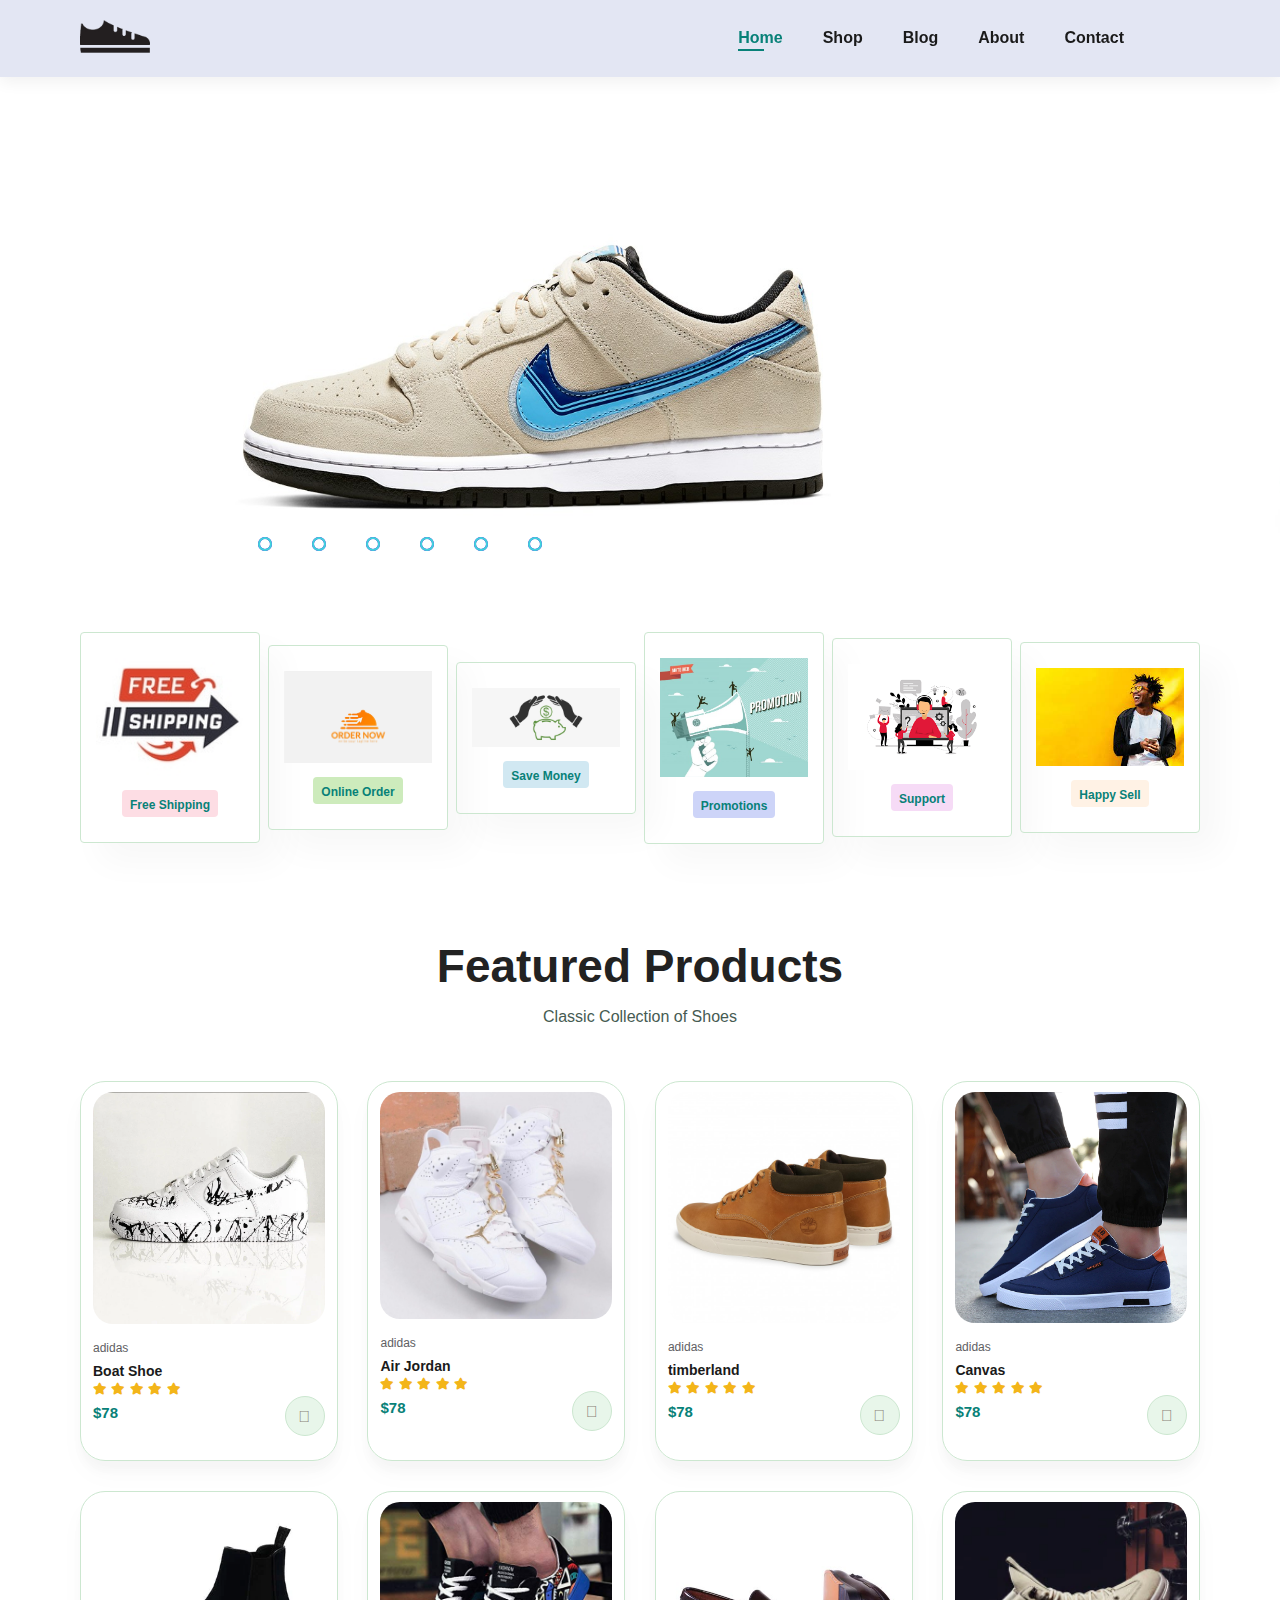
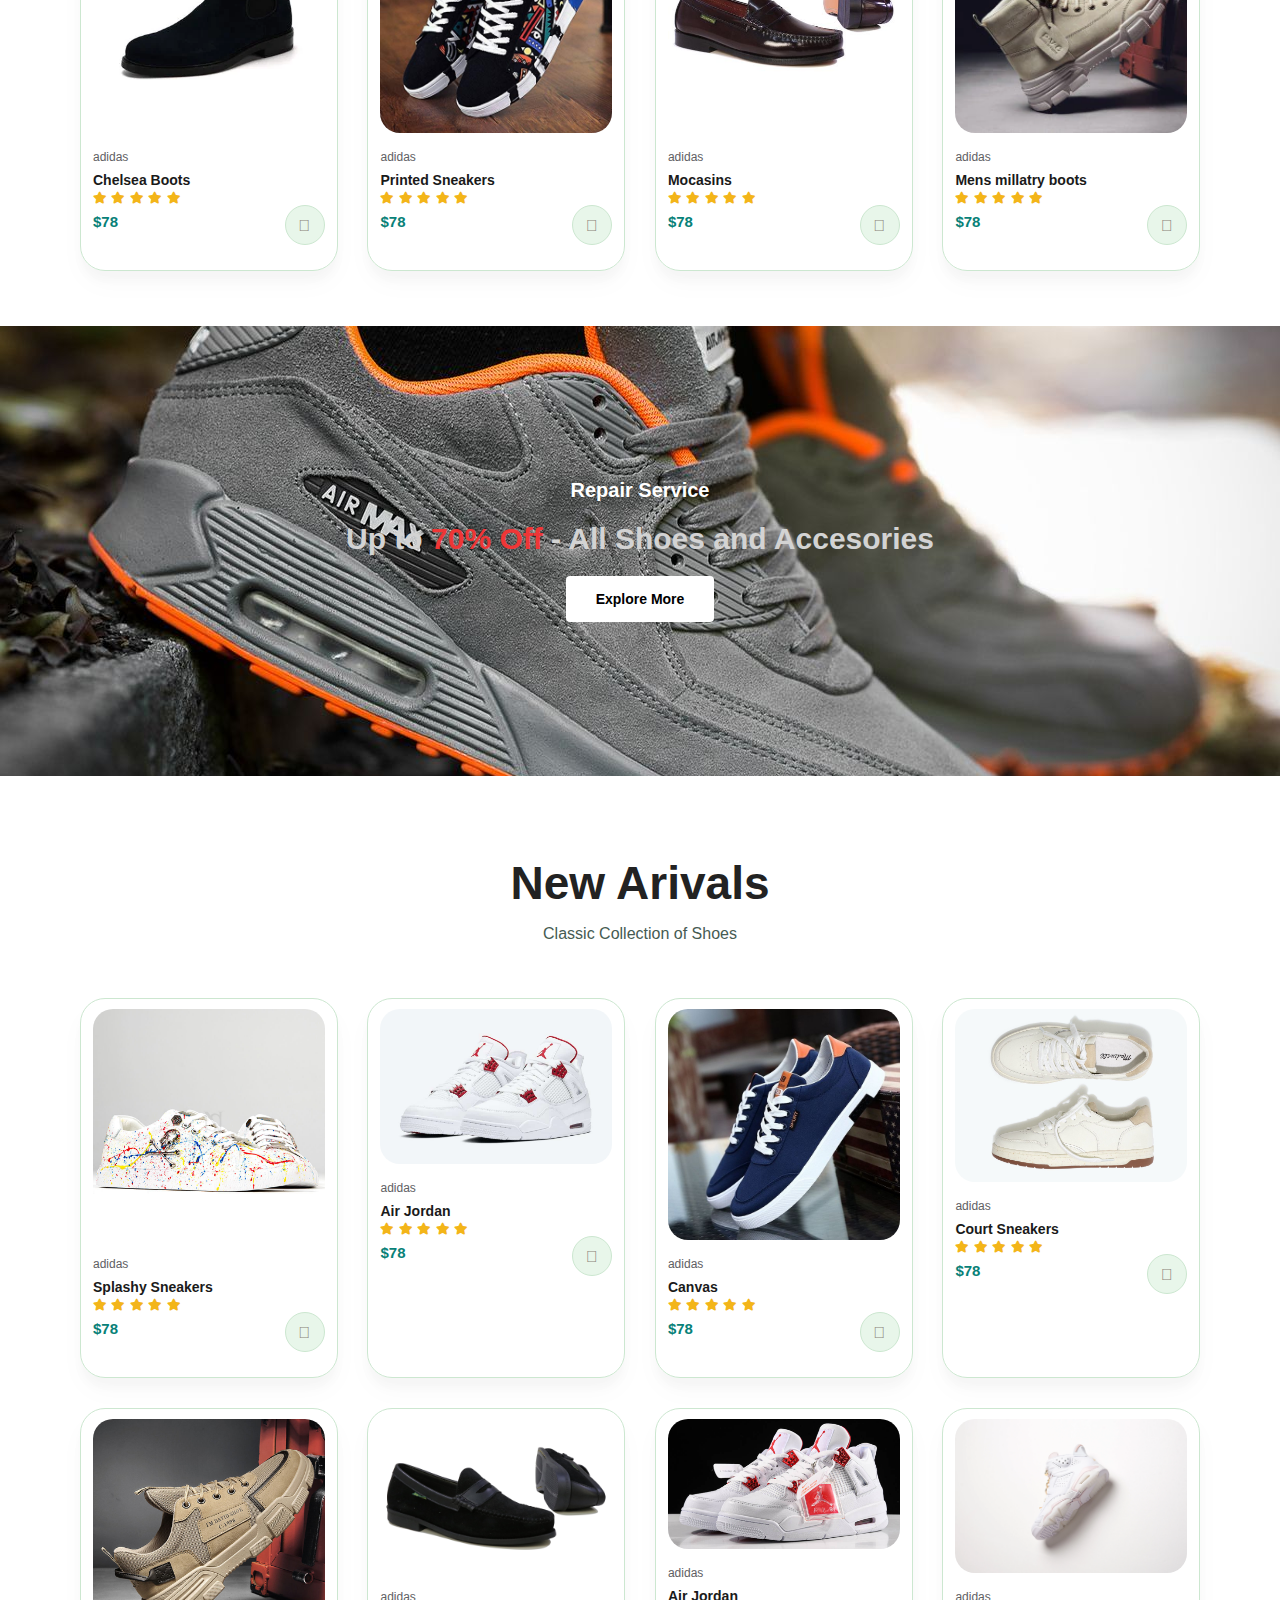
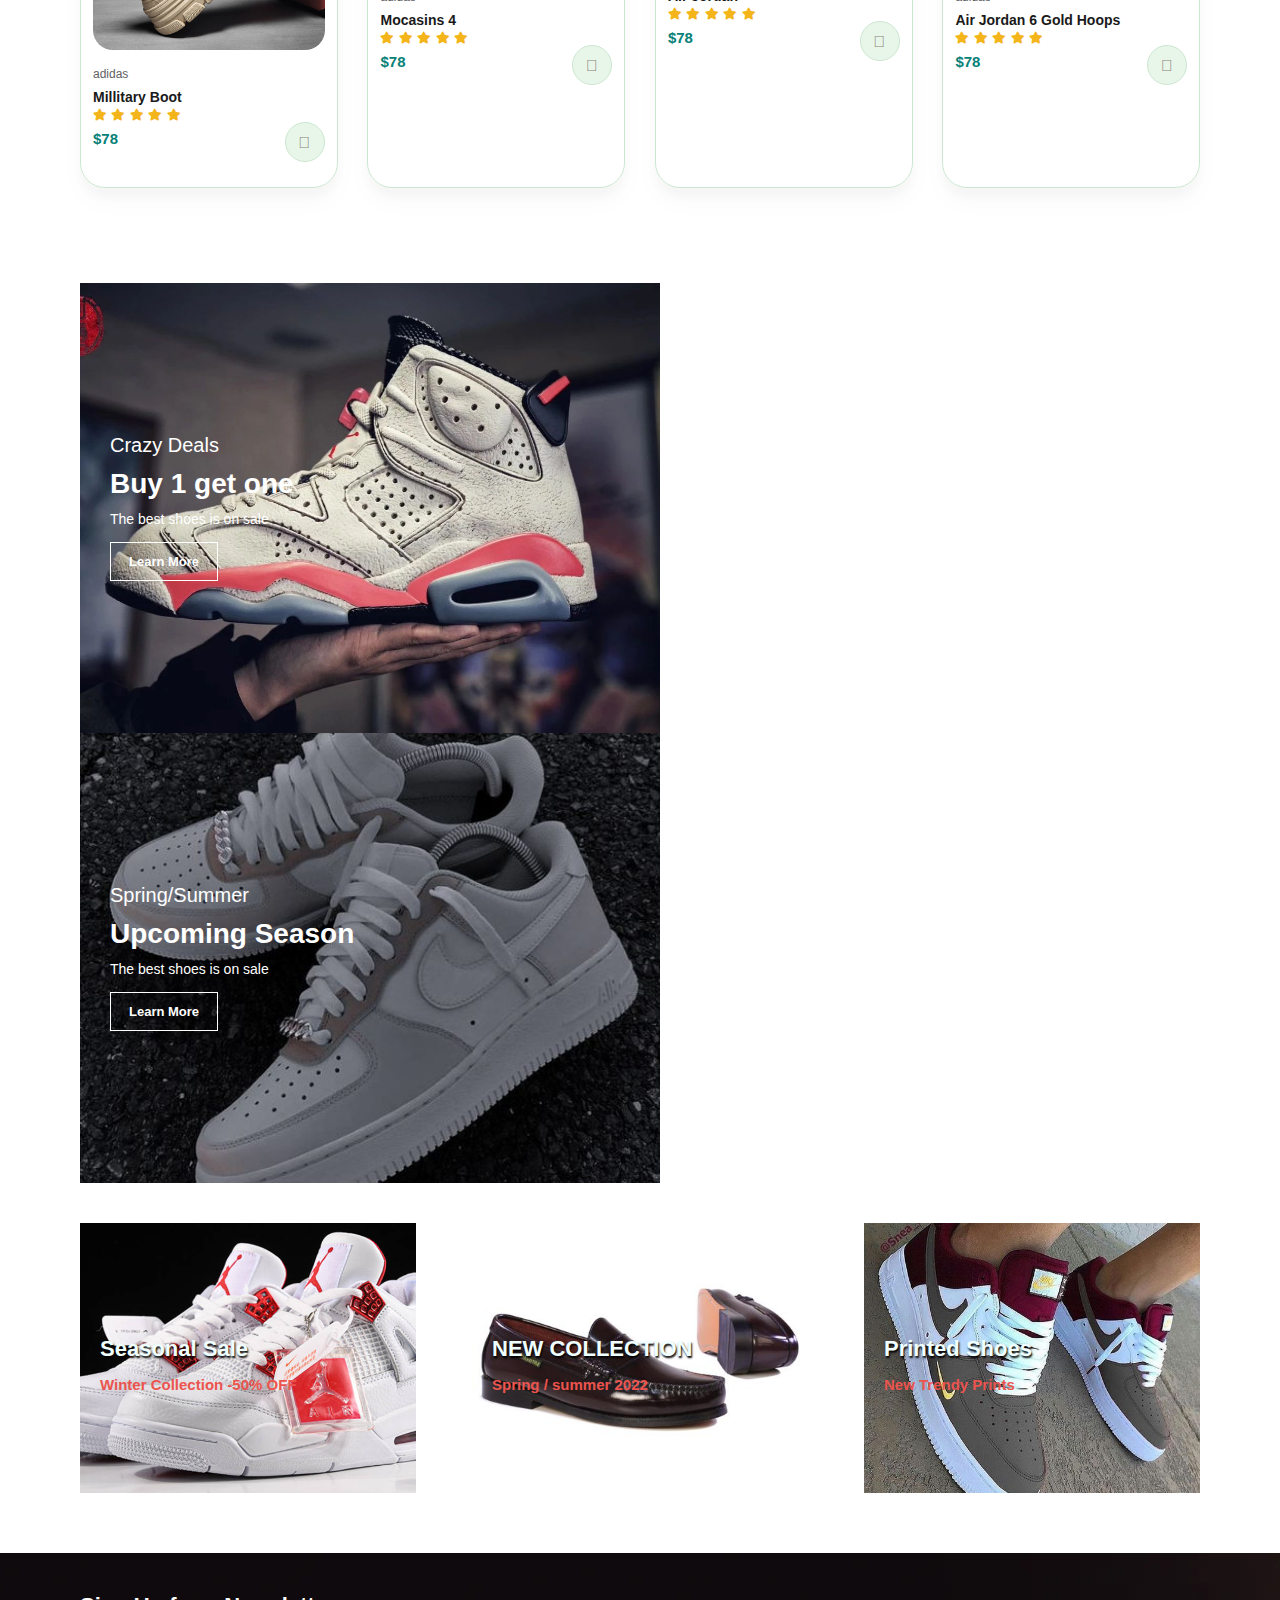
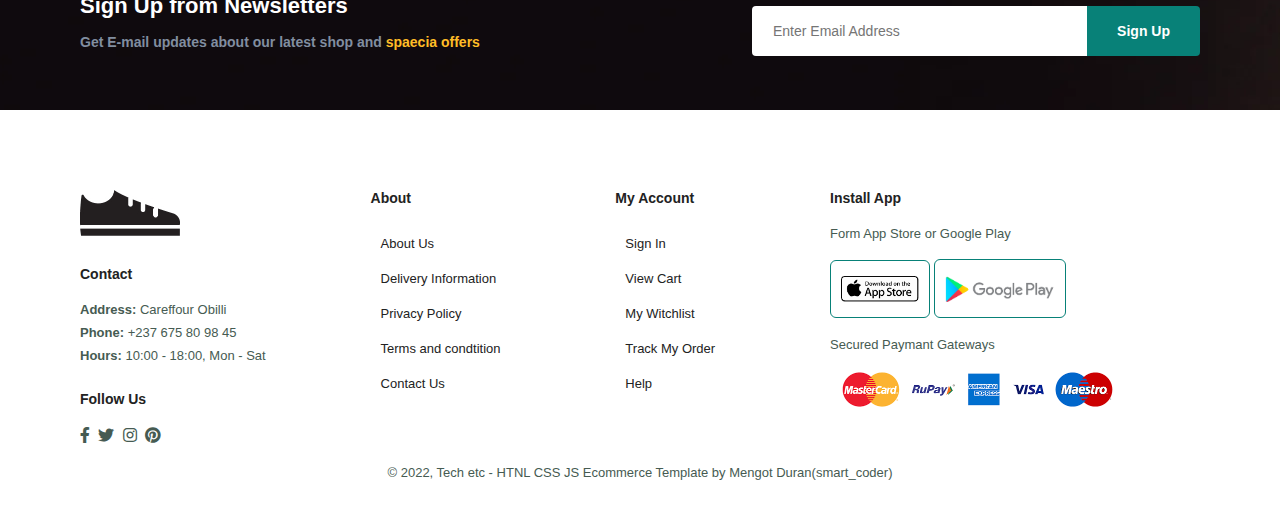
<file: index.html>
<!DOCTYPE html>
<html lang="en">

<head>
    <meta charset="UTF-8">
    <meta http-equiv="X-UA-Compatible" content="IE=edge">
    <meta name="viewport" content="width=device-width, initial-scale=1.0">
    <title>Shoes e-commerce</title>
    <link rel="stylesheet" href="https://use.fontawesome.com/releases/v5.15.4/css/all.css"/>
    <link rel="stylesheet" href="style.css">
</head>

<body>
    <section id="header">
        <a href="#"><img src="logo/logo 3.png" class="logo" alt=""></a>

        <div>
            <ul id="navbar">
                <li><a  class="active" href="index.html">Home</a></li>
                <li><a href="shop.html">Shop</a></li>
                <li><a href="blog.html">Blog</a></li>
                <li><a href="about.html">About</a></li>
                <li><a href="contact.html">Contact</a></li>
                <li id="lg-bag"><a href="cart.html"><i class="far fa-shopping-bag"></i></a></li>
                <a href="#" id="close"><i class="fa fa-times"></i></a>
            </ul>
        </div>
        <div id="mobile">
            <a href=""><i class="fa-light fa-cart-plus"></i></a>
            <i id="bar" class="fas fa-outdent"></i>
        </div>
    </section>
    <section class="Container">
        <!-- Image Slider -->
        <div class="slider">
            <div class="slides">
                <!-- Radio Buttons Sart-->
                <input type="radio" name="radio-btn" id="radio1">
                <input type="radio" name="radio-btn" id="radio2">
                <input type="radio" name="radio-btn" id="radio3">
                <input type="radio" name="radio-btn" id="radio4">
                <input type="radio" name="radio-btn" id="radio5">
                <input type="radio" name="radio-btn" id="radio6">
                <!-- Radio Btn End-->

                <!-- Slide images start-->
                <div class="slide first">
                    <img src="random/random 15.jpg" alt="">
                </div>
                <div class="slide">
                    <img src="random/random 21.jpg" alt="">
                </div>
                <div class="slide">
                    <img src="random/random 22.jpg" alt="">
                </div>
                <div class="slide">
                    <img src="random/random 23.jpg" alt="">
                </div>
                <div class="slide">
                    <img src="random/random 28.jpg" alt="">
                </div>
                <div class="slide">
                    <img src="random/random 29.jpg" alt="">
                </div>
                <!-- Slide images end-->
                <!-- Automatic Navigation Start-->
                <div class="navigation-auto">
                    <div class="auto-btn1"></div>
                    <div class="auto-btn2"></div>
                    <div class="auto-btn3"></div>
                    <div class="auto-btn4"></div>
                    <div class="auto-btn5"></div>
                    <div class="auto-btn6"></div>
                </div>
                <!-- Automatic Navigation end-->
            </div>
            <!--Normal Navigation Start-->
            <div class="navigation-manual">
                <label for="radio1" class="manual-btn"></label>
                <label for="radio2" class="manual-btn"></label>
                <label for="radio3" class="manual-btn"></label>
                <label for="radio4" class="manual-btn"></label>
                <label for="radio5" class="manual-btn"></label>
                <label for="radio6" class="manual-btn"></label>
            </div>
            <!--Normal Navigation end-->
        </div>
        <!--Image Slider End-->
    </section>

    <script type="text/javascript">
        var counter = 1;
        setInterval(function(){
            document.getElementById('radio' + counter).checked = true;
            counter ++;
            if (counter > 6) {
                counter = 1
            }
        }, 3000);
    </script>

    <section id="feature" class="section-p1">
        <div class="fe-box">
            <img src="shipping/ship.jpg" alt="">
            <h6>Free Shipping</h6>
        </div>
        <div class="fe-box">
            <img src="shipping/online order.webp" alt="">
            <h6>Online Order</h6>
        </div>
        <div class="fe-box">
            <img src="shipping/save money.png" alt="">
            <h6>Save Money</h6>
        </div>
        <div class="fe-box">
            <img src="shipping/promotion.jpg" alt="">
            <h6>Promotions</h6>
        </div>
        <div class="fe-box">
            <img src="shipping/support.png" alt="">
            <h6>Support</h6>
        </div>
        <div class="fe-box">
            <img src="shipping/happy sell.jpg" alt="">
            <h6>Happy Sell</h6>
        </div>
    </section>

    <section id="product1" class="section-p1">
        <h2>Featured Products</h2>
        <p>Classic Collection of Shoes</p>
        <div class="pro-container">
            <div class="pro" onclick="window.location.href='sproduct.html';">
                <img src="shoes/splashy sneakers/splashy sneakers.webp" alt="">
                <div class="des">
                    <span>adidas</span>
                    <h5>Boat Shoe</h5>
                    <div class="star">
                        <i class="fas fa-star"></i>
                        <i class="fas fa-star"></i>
                        <i class="fas fa-star"></i>
                        <i class="fas fa-star"></i>
                        <i class="fas fa-star"></i>
                    </div>
                    <h4>$78</h4>
                </div>
                <a href="#"><i class="fal fa-shopping-cart cart"></i></a>
            </div>
            <div class="pro">
                <img src="shoes/Air Jordan 6 Gold Hoops/Air Jordan 6 Gold Hoops 7.jpg" alt="">
                <div class="des">
                    <span>adidas</span>
                    <h5>Air Jordan</h5>
                    <div class="star">
                        <i class="fas fa-star"></i>
                        <i class="fas fa-star"></i>
                        <i class="fas fa-star"></i>
                        <i class="fas fa-star"></i>
                        <i class="fas fa-star"></i>
                    </div>
                    <h4>$78</h4>
                </div>
                <a href="#"><i class="fal fa-shopping-cart cart"></i></a>
            </div>
            <div class="pro">
                <img src="shoes/boots timberland/boots timberland 2.jpg" alt="">
                <div class="des">
                    <span>adidas</span>
                    <h5>timberland</h5>
                    <div class="star">
                        <i class="fas fa-star"></i>
                        <i class="fas fa-star"></i>
                        <i class="fas fa-star"></i>
                        <i class="fas fa-star"></i>
                        <i class="fas fa-star"></i>
                    </div>
                    <h4>$78</h4>
                </div>
                <a href="#"><i class="fal fa-shopping-cart cart"></i></a>
            </div>
            <div class="pro">
                <img src="shoes/canvas for men/canvas 2.webp" alt="">
                <div class="des">
                    <span>adidas</span>
                    <h5>Canvas</h5>
                    <div class="star">
                        <i class="fas fa-star"></i>
                        <i class="fas fa-star"></i>
                        <i class="fas fa-star"></i>
                        <i class="fas fa-star"></i>
                        <i class="fas fa-star"></i>
                    </div>
                    <h4>$78</h4>
                </div>
                <a href="#"><i class="fal fa-shopping-cart cart"></i></a>
                <!-- <i class="fal fa-shopping-cart cart"></i> -->
            </div>
            <div class="pro">
                <img src="shoes/chelsea boots/chelsea boats 1.webp" alt="">
                <div class="des">
                    <span>adidas</span>
                    <h5>Chelsea Boots</h5>
                    <div class="star">
                        <i class="fas fa-star"></i>
                        <i class="fas fa-star"></i>
                        <i class="fas fa-star"></i>
                        <i class="fas fa-star"></i>
                        <i class="fas fa-star"></i>
                    </div>
                    <h4>$78</h4>
                </div>
                <a href="#"><i class="fal fa-shopping-cart cart"></i></a>
            </div>
            <div class="pro">
                <img src="shoes/printed sneakers/printed 1.jpg" alt="">
                <div class="des">
                    <span>adidas</span>
                    <h5>Printed Sneakers</h5>
                    <div class="star">
                        <i class="fas fa-star"></i>
                        <i class="fas fa-star"></i>
                        <i class="fas fa-star"></i>
                        <i class="fas fa-star"></i>
                        <i class="fas fa-star"></i>
                    </div>
                    <h4>$78</h4>
                </div>
                <a href="#"><i class="fal fa-shopping-cart cart"></i></a>
            </div>
            <div class="pro">
                <img src="shoes/mocasins/mocassins 3.jpeg" alt="">
                <div class="des">
                    <span>adidas</span>
                    <h5>Mocasins</h5>
                    <div class="star">
                        <i class="fas fa-star"></i>
                        <i class="fas fa-star"></i>
                        <i class="fas fa-star"></i>
                        <i class="fas fa-star"></i>
                        <i class="fas fa-star"></i>
                    </div>
                    <h4>$78</h4>
                </div>
                <a href="#"><i class="fal fa-shopping-cart cart"></i></a>
            </div>
            <div class="pro">
                <img src="shoes/men's millitary boots/men's millitary boots 2.webp" alt="">
                <div class="des">
                    <span>adidas</span>
                    <h5>Mens millatry boots</h5>
                    <div class="star">
                        <i class="fas fa-star"></i>
                        <i class="fas fa-star"></i>
                        <i class="fas fa-star"></i>
                        <i class="fas fa-star"></i>
                        <i class="fas fa-star"></i>
                    </div>
                    <h4>$78</h4>
                </div>
                <a href="#"><i class="fal fa-shopping-cart cart"></i></a>
            </div>
        </div>
    </section>

    <section id="banner" class="section-m1">
        <h4>Repair Service</h4>
        <h2>Up to <span>70% Off</span> - All Shoes and Accesories</h2>
        <button class="normal">Explore More</button>
    </section>

    <section id="product1" class="section-p1">
        <h2>New Arivals</h2>
        <p>Classic Collection of Shoes</p>
        <div class="pro-container">
            <div class="pro" onclick="window.location.href='sproduct.html';">
                <img src="shoes/splashy sneakers/splashy sneakers 3.jpg" alt="">
                <div class="des">
                    <span>adidas</span>
                    <h5>Splashy Sneakers</h5>
                    <div class="star">
                        <i class="fas fa-star"></i>
                        <i class="fas fa-star"></i>
                        <i class="fas fa-star"></i>
                        <i class="fas fa-star"></i>
                        <i class="fas fa-star"></i>
                    </div>
                    <h4>$78</h4>
                </div>
                <a href="#"><i class="fal fa-shopping-cart cart"></i></a>
            </div>
            <div class="pro">
                <img src="shoes/retro snaekers/air-jordan 1.jpg" alt="">
                <div class="des">
                    <span>adidas</span>
                    <h5>Air Jordan</h5>
                    <div class="star">
                        <i class="fas fa-star"></i>
                        <i class="fas fa-star"></i>
                        <i class="fas fa-star"></i>
                        <i class="fas fa-star"></i>
                        <i class="fas fa-star"></i>
                    </div>
                    <h4>$78</h4>
                </div>
                <a href="#"><i class="fal fa-shopping-cart cart"></i></a>
            </div>
            <div class="pro">
                <img src="shoes/canvas for men/canvas 1.jpg" alt="">
                <div class="des">
                    <span>adidas</span>
                    <h5>Canvas</h5>
                    <div class="star">
                        <i class="fas fa-star"></i>
                        <i class="fas fa-star"></i>
                        <i class="fas fa-star"></i>
                        <i class="fas fa-star"></i>
                        <i class="fas fa-star"></i>
                    </div>
                    <h4>$78</h4>
                </div>
                <a href="#"><i class="fal fa-shopping-cart cart"></i></a>
            </div>
            <div class="pro">
                <img src="shoes/court sneakers/court sneakers 2.jpeg" alt="">
                <div class="des">
                    <span>adidas</span>
                    <h5>Court Sneakers</h5>
                    <div class="star">
                        <i class="fas fa-star"></i>
                        <i class="fas fa-star"></i>
                        <i class="fas fa-star"></i>
                        <i class="fas fa-star"></i>
                        <i class="fas fa-star"></i>
                    </div>
                    <h4>$78</h4>
                </div>
                <a href="#"><i class="fal fa-shopping-cart cart"></i></a>
                <!-- <i class="fal fa-shopping-cart cart"></i> -->
            </div>
            <div class="pro">
                <img src="shoes/men's millitary boots/men's millitary boots 1.jpg" alt="">
                <div class="des">
                    <span>adidas</span>
                    <h5>Millitary Boot</h5>
                    <div class="star">
                        <i class="fas fa-star"></i>
                        <i class="fas fa-star"></i>
                        <i class="fas fa-star"></i>
                        <i class="fas fa-star"></i>
                        <i class="fas fa-star"></i>
                    </div>
                    <h4>$78</h4>
                </div>
                <a href="#"><i class="fal fa-shopping-cart cart"></i></a>
            </div>
            <div class="pro">
                <img src="shoes/mocasins/mocassins 4.jpg" alt="">
                <div class="des">
                    <span>adidas</span>
                    <h5>Mocasins 4</h5>
                    <div class="star">
                        <i class="fas fa-star"></i>
                        <i class="fas fa-star"></i>
                        <i class="fas fa-star"></i>
                        <i class="fas fa-star"></i>
                        <i class="fas fa-star"></i>
                    </div>
                    <h4>$78</h4>
                </div>
                <a href="#"><i class="fal fa-shopping-cart cart"></i></a>
            </div>
            <div class="pro">
                <img src="shoes/random/air-jordan 3.jpg" alt="">
                <div class="des">
                    <span>adidas</span>
                    <h5>Air Jordan</h5>
                    <div class="star">
                        <i class="fas fa-star"></i>
                        <i class="fas fa-star"></i>
                        <i class="fas fa-star"></i>
                        <i class="fas fa-star"></i>
                        <i class="fas fa-star"></i>
                    </div>
                    <h4>$78</h4>
                </div>
                <a href="#"><i class="fal fa-shopping-cart cart"></i></a>
            </div>
            <div class="pro">
                <img src="shoes/Air Jordan 6 Gold Hoops/Air Jordan 6 Gold Hoops 6.webp" alt="">
                <div class="des">
                    <span>adidas</span>
                    <h5>Air Jordan 6 Gold Hoops</h5>
                    <div class="star">
                        <i class="fas fa-star"></i>
                        <i class="fas fa-star"></i>
                        <i class="fas fa-star"></i>
                        <i class="fas fa-star"></i>
                        <i class="fas fa-star"></i>
                    </div>
                    <h4>$78</h4>
                </div>
                <a href="#"><i class="fal fa-shopping-cart cart"></i></a>
            </div>
        </div>
    </section>

    <section id="sm-banner" class="section-p1">
        <div class="banner-box">
            <h4>Crazy Deals</h4>
            <h2>Buy 1 get one</h2>
            <span>The best shoes is on sale</span>
            <button class="white">Learn More</button>
        </div>
        <div class="banner-box banner-box2">
            <h4>Spring/Summer</h4>
            <h2>Upcoming Season</h2>
            <span>The best shoes is on sale</span>
            <button class="white"> Learn More</button>
        </div>
    </section>

    <section id="banner3">
        <div class="banner-box">
            <h2>Seasonal Sale</h2>
            <h3>Winter Collection -50% OFF</h3>
        </div>
        <div class="banner-box banner-box2">
            <h2>NEW COLLECTION</h2>
            <h3>Spring / summer 2022</h3>
        </div>
        <div class="banner-box banner-box3">
            <h2>Printed Shoes</h2>
            <h3>New Trendy Prints</h3>
        </div>
    </section>

    <section id="newsletter" class="section-p1 section-m1">
        <div lass="newstext">
            <h4>Sign Up from Newsletters</h4>
            <p>Get E-mail updates about our latest shop and <span>spaecia offers</span></p>
        </div>
        <div class="form">
            <input type="text" placeholder="Enter Email Address">
            <button class="normal">Sign Up</button>
        </div>
    </section>

    <footer class="section-p1">
        <div class="col">
            <img class="logo" src="logo/logo 2.jpg" alt="">
            <h4>Contact</h4>
            <p><strong>Address: </strong> Careffour Obilli</p>
            <p><strong>Phone: </strong> +237 675 80 98 45</p>
            <p><strong>Hours: </strong> 10:00 - 18:00, Mon - Sat</p>
            <div class="follow">
                <h4>Follow Us</h4>
                <div class="icon">
                    <i class="fab fa-facebook-f"></i>
                    <i class="fab fa-twitter"></i>
                    <i class="fab fa-instagram"></i>
                    <i class="fab fa-pinterest"></i>
                    <i class="fab fa-you-tube"></i>
                </div>
            </div>
        </div>

        <div class="col">
            <h4>About</h4>
            <a href="#">About Us</a>
            <a href="#">Delivery Information</a>
            <a href="#">Privacy Policy</a>
            <a href="#">Terms and condtition</a>
            <a href="#">Contact Us</a>
        </div>

        <div class="col">
            <h4>My Account</h4>
            <a href="#">Sign In</a>
            <a href="#">View Cart</a>
            <a href="#">My Witchlist</a>
            <a href="#">Track My Order</a>
            <a href="#">Help</a>
        </div>

        <div class="col install">
            <h4> Install App</h4>
            <p> Form App Store or Google Play</p>
            <div class="row">
                <img class="app-footer" src="logo/Appstore.png" alt="">
                <img  class="google-footer" src="logo/Google_Play-Logo.wine.png" alt="">
            </div>
            <p> Secured Paymant Gateways</p>
            <img class="payment-footer" src="logo/payment gateways.png" alt=""> 
        </div>

         <div class="copyright">
             <p>&copy; 2022, Tech etc - HTNL CSS JS Ecommerce Template by Mengot Duran(smart_coder)</p>
         </div>
    </footer>

    <script src="script.js"></script>
</body>

</html>
</file>
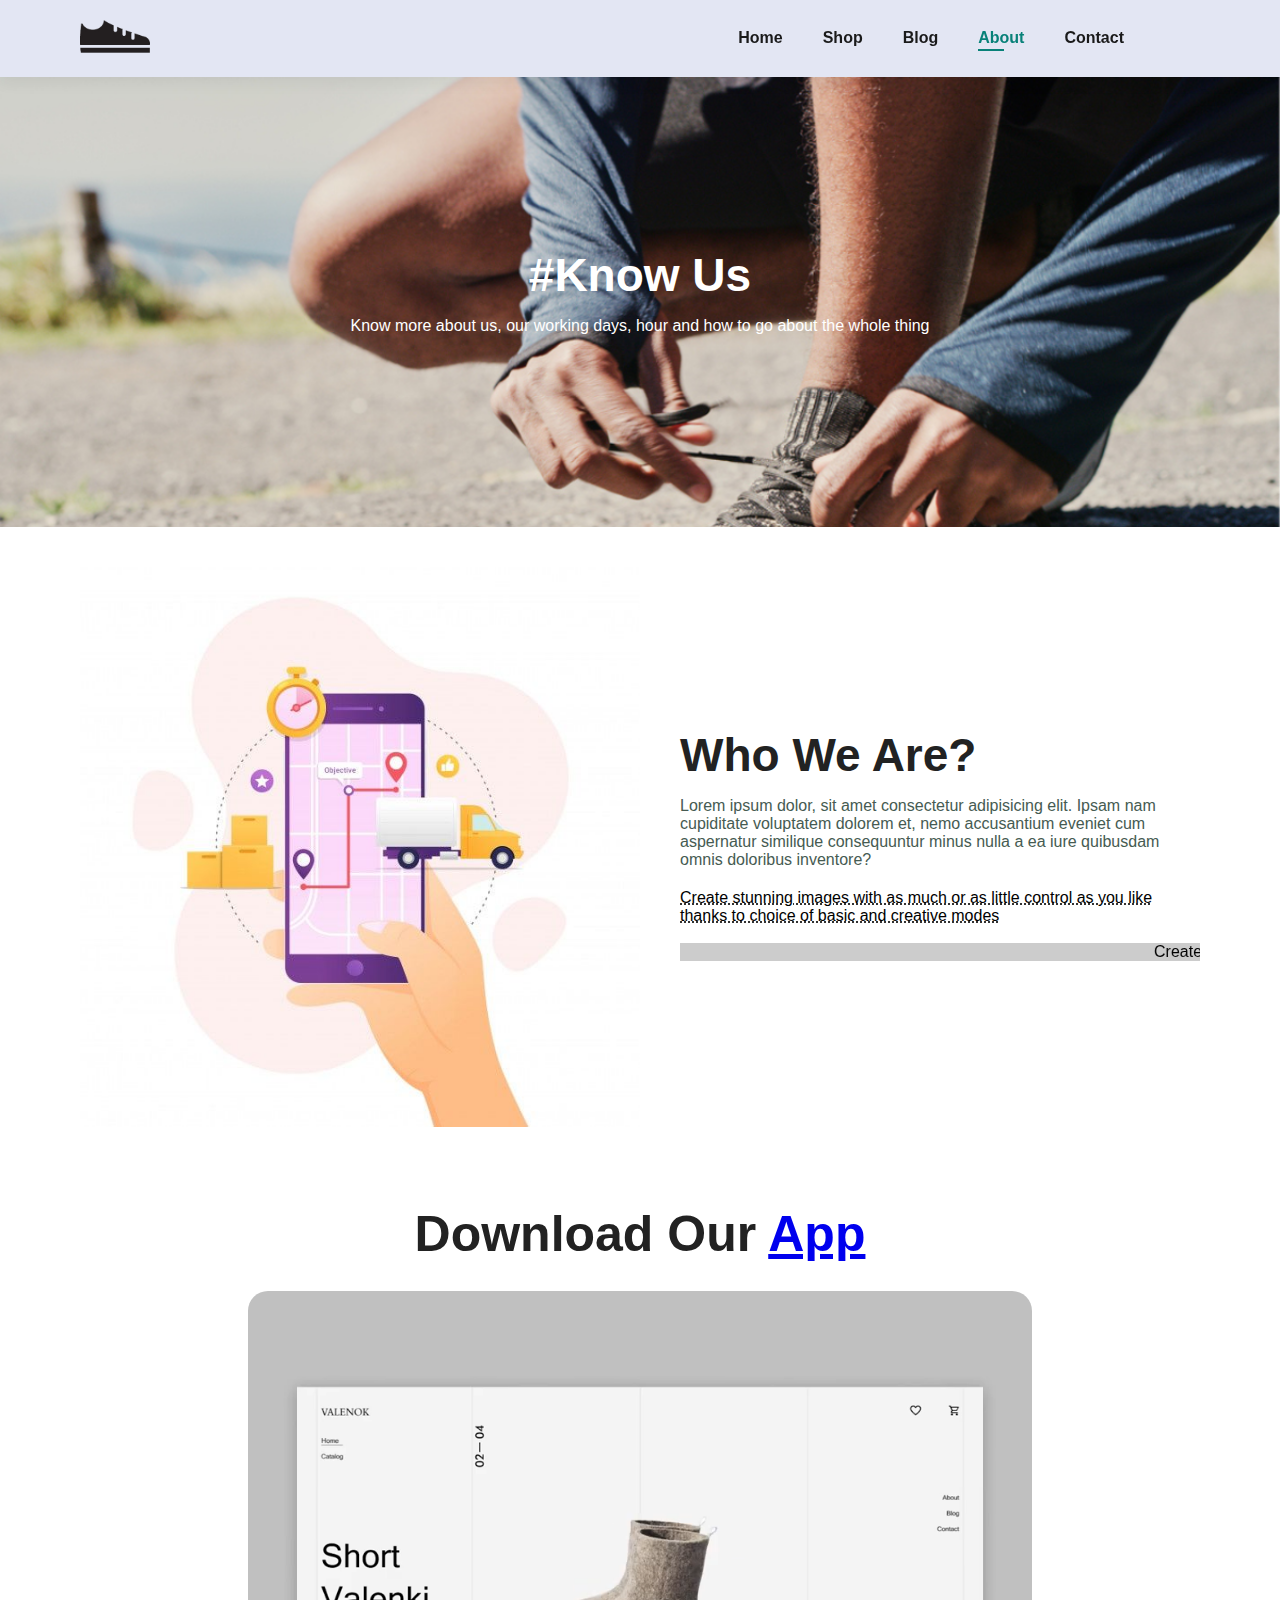
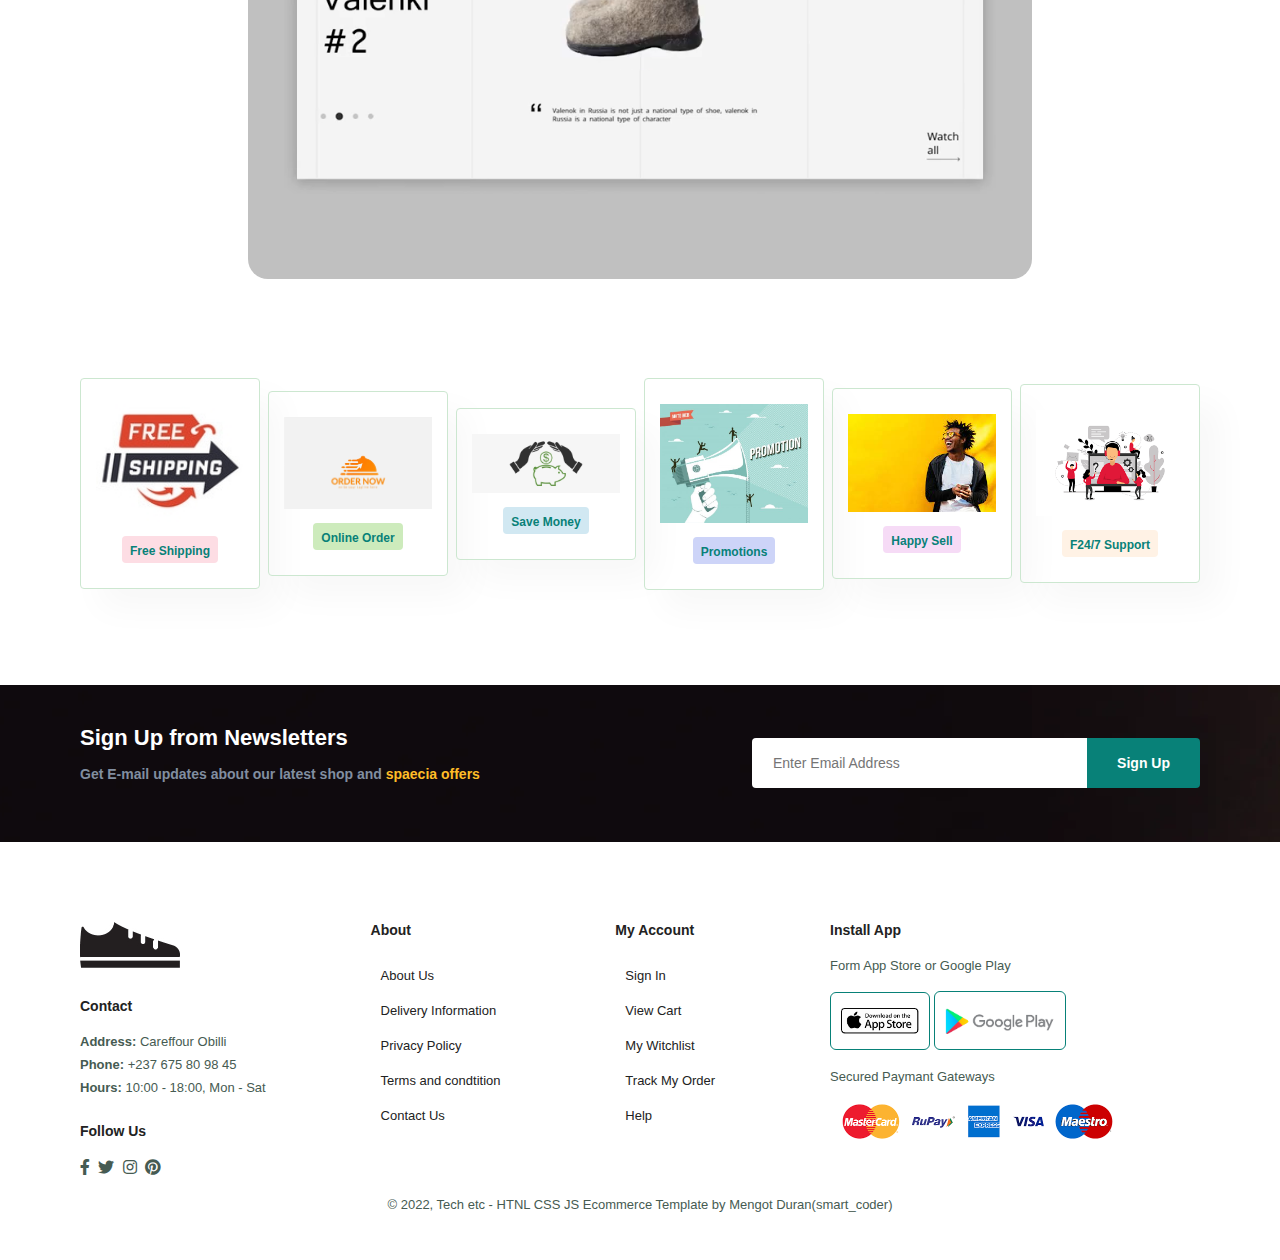
<file: about.html>
<!DOCTYPE html>
<html lang="en">

<head>
    <meta charset="UTF-8">
    <meta http-equiv="X-UA-Compatible" content="IE=edge">
    <meta name="viewport" content="width=device-width, initial-scale=1.0">
    <title>Shoes e-commerce</title>
    <link rel="stylesheet" href="https://use.fontawesome.com/releases/v5.15.4/css/all.css"/>
    <link rel="stylesheet" href="style.css">
</head>

<body>
    <section id="header" class="header-sticky"> 
        <a href="#"><img src="logo/logo 3.png" class="logo" alt=""></a>

        <div>
            <ul id="navbar">
                <li><a href="index.html">Home</a></li>
                <li><a href="shop.html">Shop</a></li>
                <li><a href="blog.html">Blog</a></li>
                <li><a class="active" href="about.html">About</a></li>
                <li><a href="contact.html">Contact</a></li>
                <li id="lg-bag"><a href="cart.html"><i class="far fa-shopping-bag"></i></a></li>
                <a href="#" id="close"><i class="fa fa-times"></i></a>
            </ul>
        </div>
        <div id="mobile">
            <a href=""><i class="fa-light fa-cart-plus"></i></a>
            <i id="bar" class="fas fa-outdent"></i>
        </div>
    </section>
    <section id="page-header" class="about-header">
        <h2>#Know Us</h2>
        <p>Know more about us, our working days, hour and how to go about the whole thing</p>
    </section>
    <section id="about-head" class="section-p1">
        <img src="shipping/ship 1.jpg" alt="">
        <div>
            <h2>Who We Are?</h2>
            <p>Lorem ipsum dolor, sit amet consectetur adipisicing elit. Ipsam nam cupiditate voluptatem dolorem et, nemo accusantium eveniet cum aspernatur similique consequuntur minus nulla a ea iure quibusdam omnis doloribus inventore?</p>
            <abbr title="">Create stunning images with as much or as little control as you like thanks to choice of basic and creative modes</abbr>

            <br><br>

            <marquee bgcolor="#ccc" loop="-1" scrollamount="5" width="100%">Create stunning images with as much or as little control as you like thanks to choice of basic and creative modes</marquee>
        </div>
    </section>

    <section id="about-app" class="section-p1">
        <h1>Download Our <a href="#">App</a></h1>
        <div class="video">
            <video autoplay muted loop src="video 1.mov"></video>
        </div>
    </section>

    <section id="feature" class="section-p1">
        <div class="fe-box">
            <img src="shipping/ship.jpg" alt="">
            <h6>Free Shipping</h6>
        </div>
        <div class="fe-box">
            <img src="shipping/online order.webp" alt="">
            <h6>Online Order</h6>
        </div>
        <div class="fe-box">
            <img src="shipping/save money.png" alt="">
            <h6>Save Money</h6>
        </div>
        <div class="fe-box">
            <img src="shipping/promotion.jpg" alt="">
            <h6>Promotions</h6>
        </div>
        <div class="fe-box">
            <img src="shipping/happy sell.jpg" alt="">
            <h6>Happy Sell</h6>
        </div>
        <div class="fe-box">
            <img src="shipping/support.png" alt="">
            <h6>F24/7 Support</h6>
        </div>
    </section>

    <section id="newsletter" class="section-p1 section-m1">
        <div lass="newstext">
            <h4>Sign Up from Newsletters</h4>
            <p>Get E-mail updates about our latest shop and <span>spaecia offers</span></p>
        </div>
        <div class="form">
            <input type="text" placeholder="Enter Email Address">
            <button class="normal">Sign Up</button>
        </div>
    </section>

    <footer class="section-p1">
        <div class="col">
            <img class="logo" src="logo/logo 2.jpg" alt="">
            <h4>Contact</h4>
            <p><strong>Address: </strong> Careffour Obilli</p>
            <p><strong>Phone: </strong> +237 675 80 98 45</p>
            <p><strong>Hours: </strong> 10:00 - 18:00, Mon - Sat</p>
            <div class="follow">
                <h4>Follow Us</h4>
                <div class="icon">
                    <i class="fab fa-facebook-f"></i>
                    <i class="fab fa-twitter"></i>
                    <i class="fab fa-instagram"></i>
                    <i class="fab fa-pinterest"></i>
                    <i class="fab fa-you-tube"></i>
                </div>
            </div>
        </div>

        <div class="col">
            <h4>About</h4>
            <a href="#">About Us</a>
            <a href="#">Delivery Information</a>
            <a href="#">Privacy Policy</a>
            <a href="#">Terms and condtition</a>
            <a href="#">Contact Us</a>
        </div>

        <div class="col">
            <h4>My Account</h4>
            <a href="#">Sign In</a>
            <a href="#">View Cart</a>
            <a href="#">My Witchlist</a>
            <a href="#">Track My Order</a>
            <a href="#">Help</a>
        </div>

        <div class="col install">
            <h4> Install App</h4>
            <p> Form App Store or Google Play</p>
            <div class="row">
                <img class="app-footer" src="logo/Appstore.png" alt="">
                <img  class="google-footer" src="logo/Google_Play-Logo.wine.png" alt="">
            </div>
            <p> Secured Paymant Gateways</p>
            <img class="payment-footer" src="logo/payment gateways.png" alt=""> 
        </div>

         <div class="copyright">
             <p>&copy; 2022, Tech etc - HTNL CSS JS Ecommerce Template by Mengot Duran(smart_coder)</p>
         </div>
    </footer>

    <script src="script.js"></script>
</body>

</html>
</file>
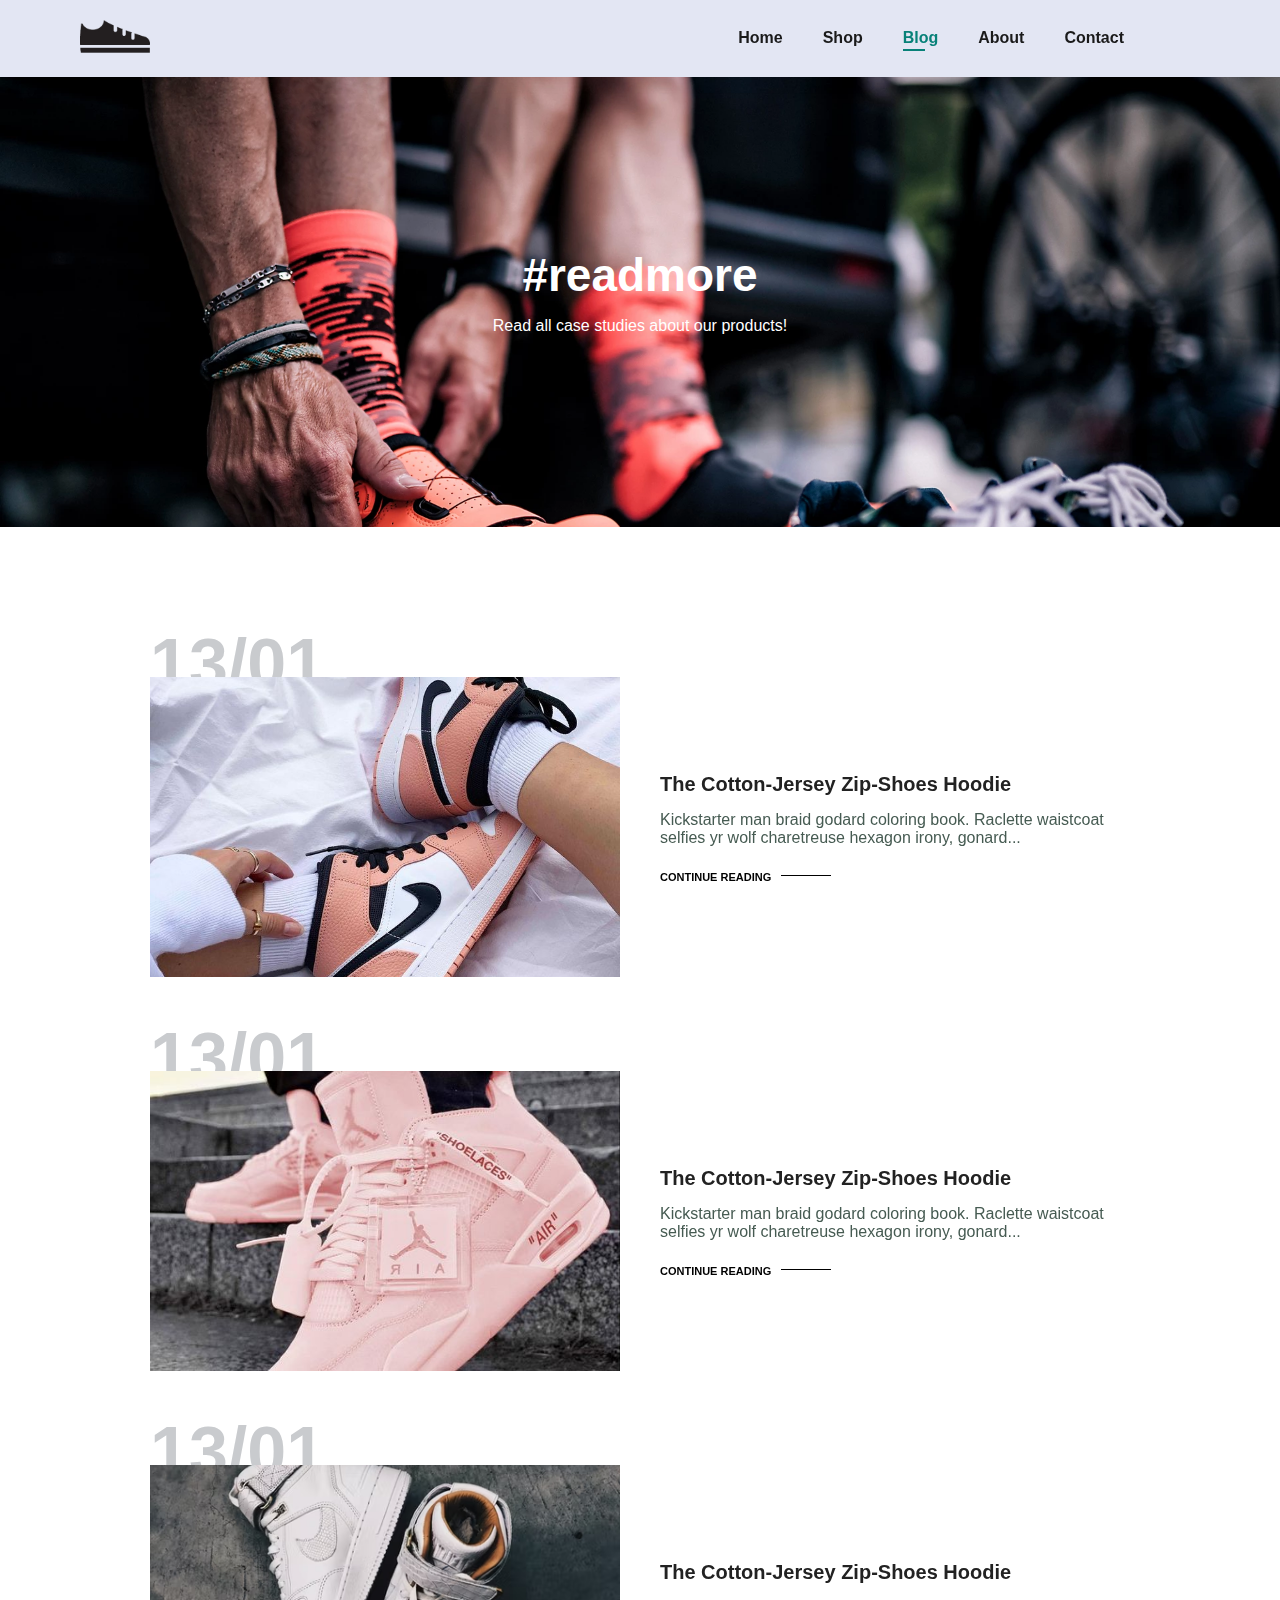
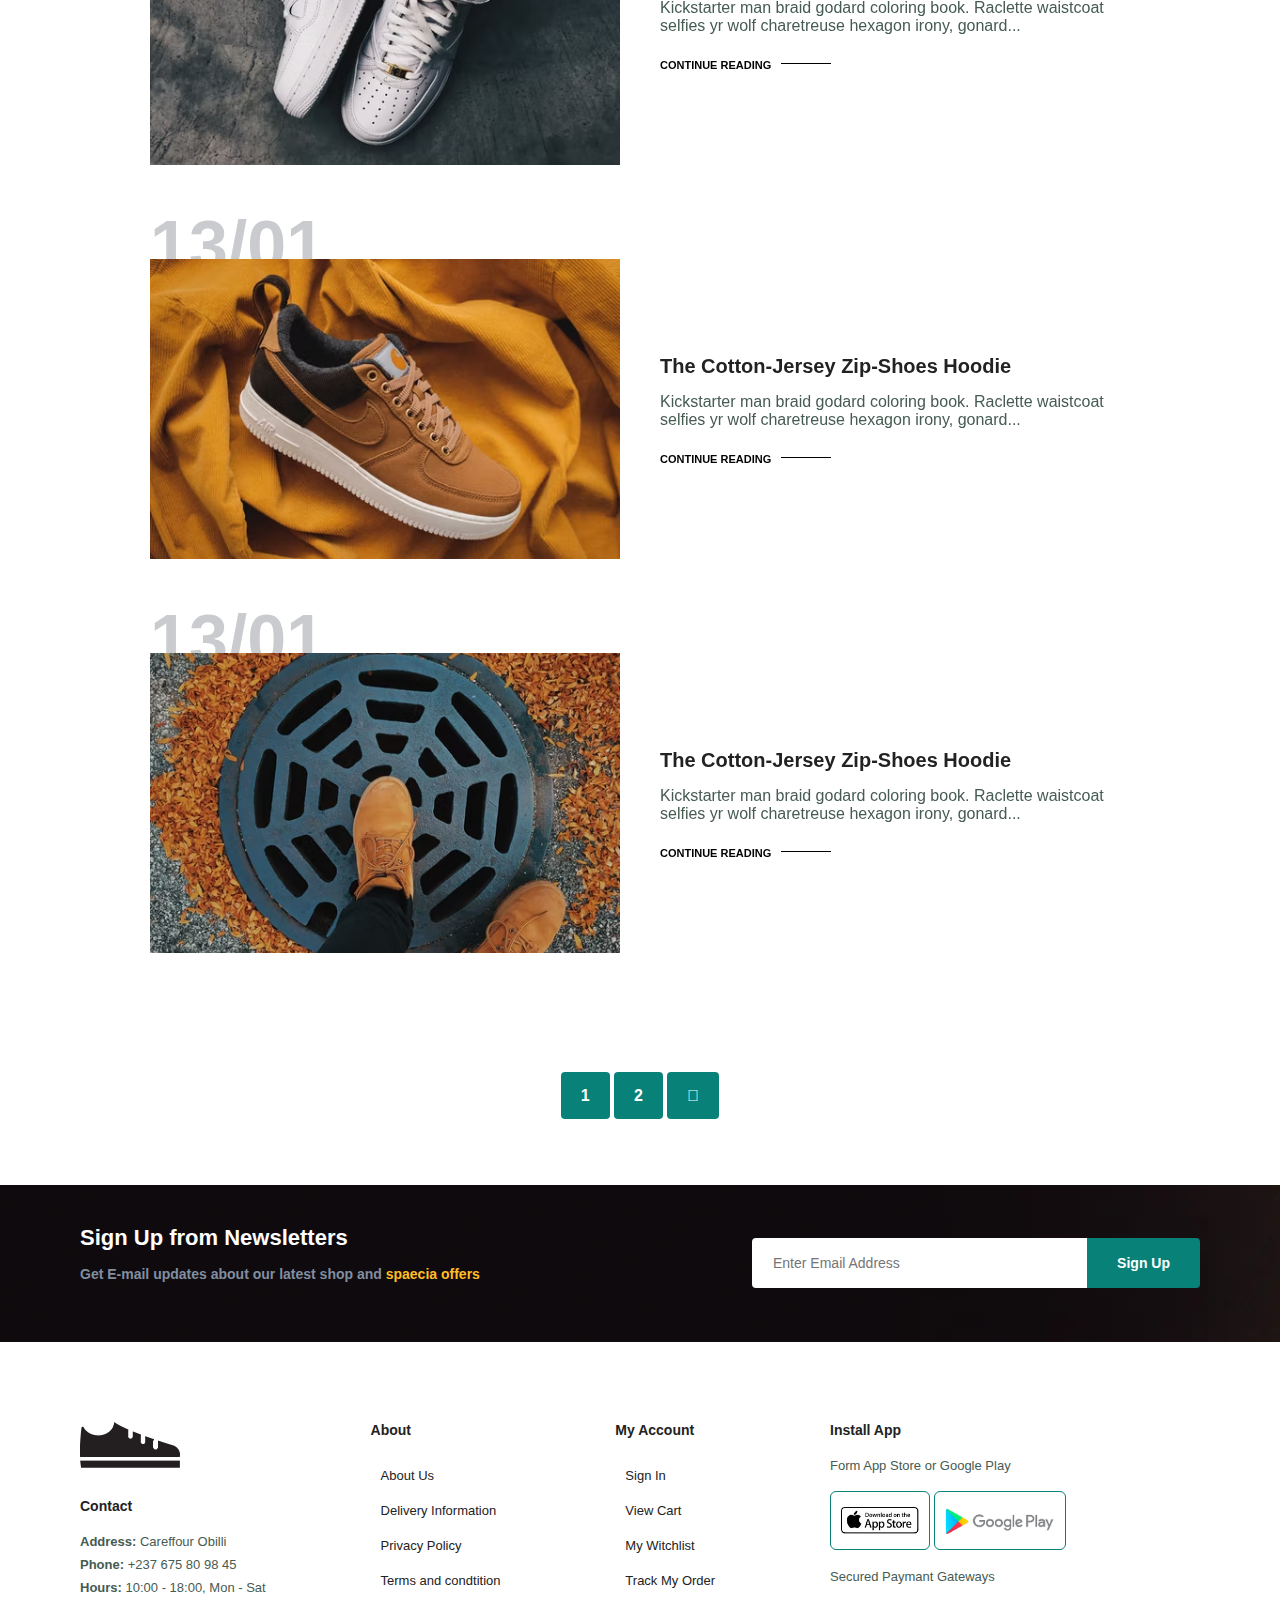
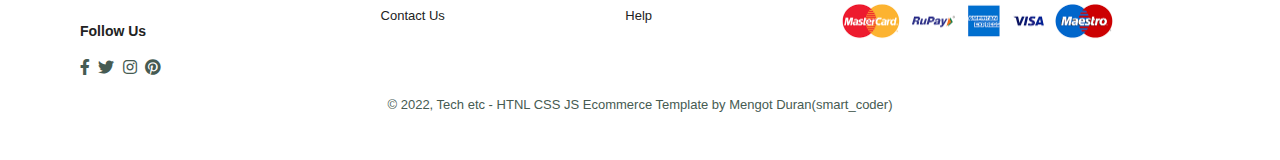
<file: blog.html>
<!DOCTYPE html>
<html lang="en">

<head>
    <meta charset="UTF-8">
    <meta http-equiv="X-UA-Compatible" content="IE=edge">
    <meta name="viewport" content="width=device-width, initial-scale=1.0">
    <title>Shoes e-commerce</title>
    <link rel="stylesheet" href="https://use.fontawesome.com/releases/v5.15.4/css/all.css"/>
    <link rel="stylesheet" href="style.css">
</head>

<body>
    <section id="header" class="header-sticky"> 
        <a href="#"><img src="logo/logo 3.png" class="logo" alt=""></a>

        <div>
            <ul id="navbar">
                <li><a href="index.html">Home</a></li>
                <li><a href="shop.html">Shop</a></li>
                <li><a class="active" href="blog.html">Blog</a></li>
                <li><a href="about.html">About</a></li>
                <li><a href="contact.html">Contact</a></li>
                <li id="lg-bag"><a href="cart.html"><i class="far fa-shopping-bag"></i></a></li>
                <a href="#" id="close"><i class="fa fa-times"></i></a>
            </ul>
        </div>
        <div id="mobile">
            <a href=""><i class="fa-light fa-cart-plus"></i></a>
            <i id="bar" class="fas fa-outdent"></i>
        </div>
    </section>
    <section id="page-header" class="blog-header">
        <h2>#readmore</h2>
        <p>Read all case studies about our products!</p>
    </section>
    
    <section  id="blog">
        <div class="blog-box">
            <div class="blog-img">
                <img src="shoes/random/random 6.jpg" alt="">
            </div>
            <div class="blog-details">
                <h4>The Cotton-Jersey Zip-Shoes Hoodie</h4>
                <p>Kickstarter man braid godard coloring book. Raclette waistcoat selfies yr wolf charetreuse hexagon irony, gonard...</p>
                <a href="#">CONTINUE READING</a>
            </div>
            <h1>13/01</h1>
        </div>
        <div class="blog-box">
            <div class="blog-img">
                <img src="shoes/random/random 4.jpg" alt="">
            </div>
            <div class="blog-details">
                <h4>The Cotton-Jersey Zip-Shoes Hoodie</h4>
                <p>Kickstarter man braid godard coloring book. Raclette waistcoat selfies yr wolf charetreuse hexagon irony, gonard...</p>
                <a href="#">CONTINUE READING</a>
            </div>
            <h1>13/01</h1>
        </div>
        <div class="blog-box">
            <div class="blog-img">
                <img src="shoes/random/random 12.avif" alt="">
            </div>
            <div class="blog-details">
                <h4>The Cotton-Jersey Zip-Shoes Hoodie</h4>
                <p>Kickstarter man braid godard coloring book. Raclette waistcoat selfies yr wolf charetreuse hexagon irony, gonard...</p>
                <a href="#">CONTINUE READING</a>
            </div>
            <h1>13/01</h1>
        </div>
        <div class="blog-box">
            <div class="blog-img">
                <img src="shoes/random/random 14.avif" alt="">
            </div>
            <div class="blog-details">
                <h4>The Cotton-Jersey Zip-Shoes Hoodie</h4>
                <p>Kickstarter man braid godard coloring book. Raclette waistcoat selfies yr wolf charetreuse hexagon irony, gonard...</p>
                <a href="#">CONTINUE READING</a>
            </div>
            <h1>13/01</h1>
        </div>
        <div class="blog-box">
            <div class="blog-img">
                <img src="shoes/random//random13.avif" alt="">
            </div>
            <div class="blog-details">
                <h4>The Cotton-Jersey Zip-Shoes Hoodie</h4>
                <p>Kickstarter man braid godard coloring book. Raclette waistcoat selfies yr wolf charetreuse hexagon irony, gonard...</p>
                <a href="#">CONTINUE READING</a>
            </div>
            <h1>13/01</h1>
        </div>
    </section>

    <section id="pagination" class="section-p1">
        <a href="#">1</a>
        <a href="#">2</a>
        <a href="#"><i class="fal fa-long-arrow-alt-right"></i></a>
    </section>

    <section id="newsletter" class="section-p1 section-m1">
        <div lass="newstext">
            <h4>Sign Up from Newsletters</h4>
            <p>Get E-mail updates about our latest shop and <span>spaecia offers</span></p>
        </div>
        <div class="form">
            <input type="text" placeholder="Enter Email Address">
            <button class="normal">Sign Up</button>
        </div>
    </section>

    <footer class="section-p1">
        <div class="col">
            <img class="logo" src="logo/logo 2.jpg" alt="">
            <h4>Contact</h4>
            <p><strong>Address: </strong> Careffour Obilli</p>
            <p><strong>Phone: </strong> +237 675 80 98 45</p>
            <p><strong>Hours: </strong> 10:00 - 18:00, Mon - Sat</p>
            <div class="follow">
                <h4>Follow Us</h4>
                <div class="icon">
                    <i class="fab fa-facebook-f"></i>
                    <i class="fab fa-twitter"></i>
                    <i class="fab fa-instagram"></i>
                    <i class="fab fa-pinterest"></i>
                    <i class="fab fa-you-tube"></i>
                </div>
            </div>
        </div>

        <div class="col">
            <h4>About</h4>
            <a href="#">About Us</a>
            <a href="#">Delivery Information</a>
            <a href="#">Privacy Policy</a>
            <a href="#">Terms and condtition</a>
            <a href="#">Contact Us</a>
        </div>

        <div class="col">
            <h4>My Account</h4>
            <a href="#">Sign In</a>
            <a href="#">View Cart</a>
            <a href="#">My Witchlist</a>
            <a href="#">Track My Order</a>
            <a href="#">Help</a>
        </div>

        <div class="col install">
            <h4> Install App</h4>
            <p> Form App Store or Google Play</p>
            <div class="row">
                <img class="app-footer" src="logo/Appstore.png" alt="">
                <img  class="google-footer" src="logo/Google_Play-Logo.wine.png" alt="">
            </div>
            <p> Secured Paymant Gateways</p>
            <img class="payment-footer" src="logo/payment gateways.png" alt=""> 
        </div>

         <div class="copyright">
             <p>&copy; 2022, Tech etc - HTNL CSS JS Ecommerce Template by Mengot Duran(smart_coder)</p>
         </div>
    </footer>

    <script src="script.js"></script>
</body>

</html>
</file>
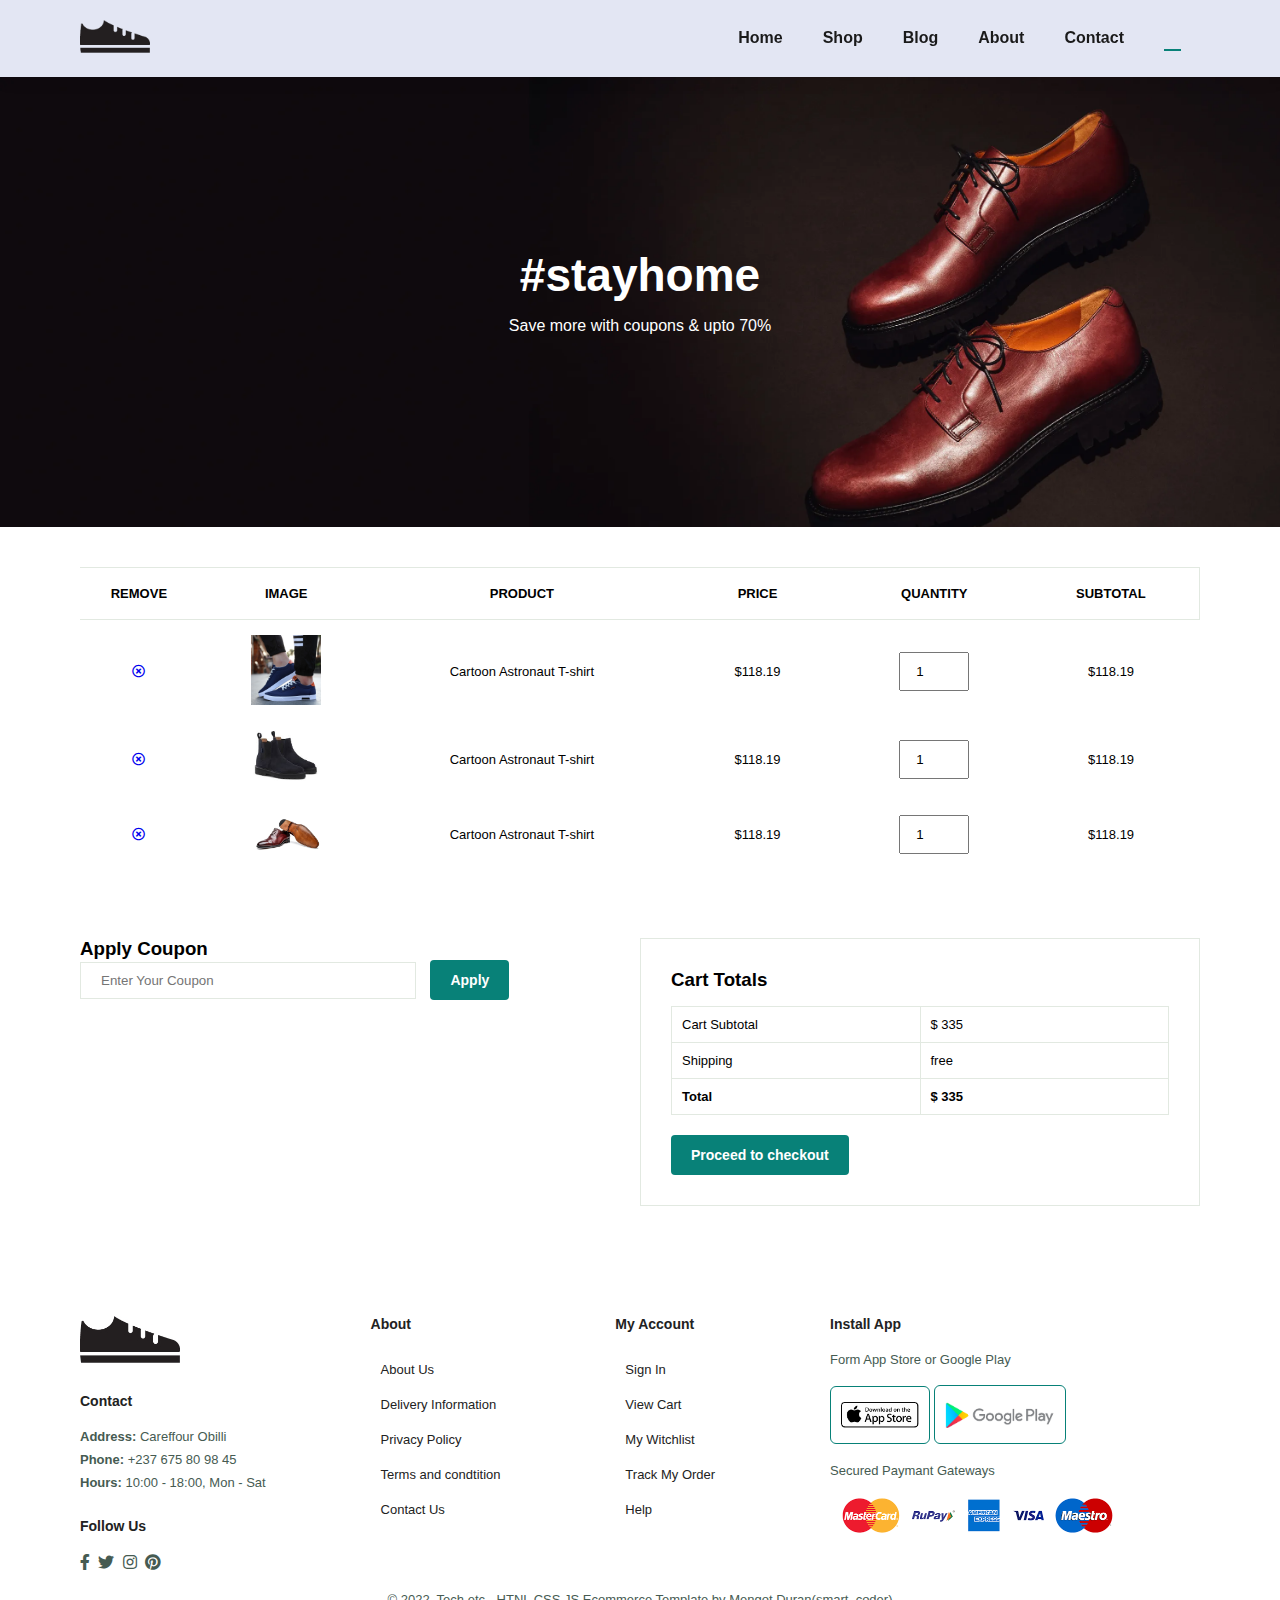
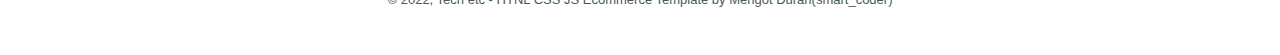
<file: cart.html>
<!DOCTYPE html>
<html lang="en">

<head>
    <meta charset="UTF-8">
    <meta http-equiv="X-UA-Compatible" content="IE=edge">
    <meta name="viewport" content="width=device-width, initial-scale=1.0">
    <title>Shoes e-commerce</title>
    <link rel="stylesheet" href="https://use.fontawesome.com/releases/v5.15.4/css/all.css"/>
    <link rel="stylesheet" href="style.css">
</head>

<body>
    <section id="header">
        <a href="#"><img src="logo/logo 3.png" class="logo" alt=""></a>

        <div>
            <ul id="navbar">
                <li><a href="index.html">Home</a></li>
                <li><a href="shop.html">Shop</a></li>
                <li><a href="blog.html">Blog</a></li>
                <li><a href="about.html">About</a></li>
                <li><a href="contact.html">Contact</a></li>
                <li id="lg-bag"><a class="active" href="cart.html"><i class="far fa-shopping-bag"></i></a></li>
                <a href="#" id="close"><i class="fa fa-times"></i></a>
            </ul>
        </div>
        <div id="mobile">
            <a href=""><i class="fa-light fa-cart-plus"></i></a>
            <i id="bar" class="fas fa-outdent"></i>
        </div>
    </section>
    <section id="page-header">
        <h2>#stayhome</h2>
        <p>Save more with coupons & upto 70%</p>
    </section>

    <section id="cart" class="section-p1">
        <table width="100%">
            <thead>
                <tr>
                    <td>Remove</td>
                    <td>Image</td>
                    <td>Product</td>
                    <td>Price</td>
                    <td>Quantity</td>
                    <td>Subtotal</td>
                </tr>
            </thead>
            <tr>
                <td><a href="#"><i class="far fa-times-circle"></i></a></i></td>
                <td><img src="shoes/canvas for men/canvas 2.webp" alt=""></td>
                <td>Cartoon Astronaut T-shirt</td>
                <td>$118.19</td>
                <td><input type="number" value="1"></td>
                <td>$118.19</td>
            </tr>
            <tr>
                <td><a href="#"><i class="far fa-times-circle"></i></a></i></td>
                <td><img src="shoes/chelsea boots/chelsea boats 2.jpg" alt=""></td>
                <td>Cartoon Astronaut T-shirt</td>
                <td>$118.19</td>
                <td><input type="number" value="1"></td>
                <td>$118.19</td>
            </tr>
            <tr>
                <td><a href="#"><i class="far fa-times-circle"></i></a></i></td>
                <td><img src="shoes/oxford/oxford 3.jpg" alt=""></td>
                <td>Cartoon Astronaut T-shirt</td>
                <td>$118.19</td>
                <td><input type="number" value="1"></td>
                <td>$118.19</td>
            </tr>
        </table>
    </section>

    <section id="cart-add" class="section-p1">
        <div id="coupon">
            <h3>Apply Coupon</h3>
            <div>
                <input type="text" placeholder="Enter Your Coupon">
                <button class="normal">Apply</button>
            </div>
        </div>

        <div id="subtotal">
            <h3>Cart Totals</h3>
            <table>
                <tr>
                    <td>Cart Subtotal</td>
                    <td>$ 335</td>
                </tr>
                <tr>
                    <td>Shipping</td>
                    <td>free</td>
                </tr>
                <tr>
                    <td><strong>Total</strong></td>
                    <td><strong>$ 335</strong></td>
                </tr>
            </table>
            <button class="normal">Proceed to checkout</button> 
        </div>
    </section>

    <footer class="section-p1">
        <div class="col">
            <img class="logo" src="logo/logo 2.jpg" alt="">
            <h4>Contact</h4>
            <p><strong>Address: </strong> Careffour Obilli</p>
            <p><strong>Phone: </strong> +237 675 80 98 45</p>
            <p><strong>Hours: </strong> 10:00 - 18:00, Mon - Sat</p>
            <div class="follow">
                <h4>Follow Us</h4>
                <div class="icon">
                    <i class="fab fa-facebook-f"></i>
                    <i class="fab fa-twitter"></i>
                    <i class="fab fa-instagram"></i>
                    <i class="fab fa-pinterest"></i>
                    <i class="fab fa-you-tube"></i>
                </div>
            </div>
        </div>

        <div class="col">
            <h4>About</h4>
            <a href="#">About Us</a>
            <a href="#">Delivery Information</a>
            <a href="#">Privacy Policy</a>
            <a href="#">Terms and condtition</a>
            <a href="#">Contact Us</a>
        </div>

        <div class="col">
            <h4>My Account</h4>
            <a href="#">Sign In</a>
            <a href="#">View Cart</a>
            <a href="#">My Witchlist</a>
            <a href="#">Track My Order</a>
            <a href="#">Help</a>
        </div>

        <div class="col install">
            <h4> Install App</h4>
            <p> Form App Store or Google Play</p>
            <div class="row">
                <img class="app-footer" src="logo/Appstore.png" alt="">
                <img  class="google-footer" src="logo/Google_Play-Logo.wine.png" alt="">
            </div>
            <p> Secured Paymant Gateways</p>
            <img class="payment-footer" src="logo/payment gateways.png" alt=""> 
        </div>

         <div class="copyright">
             <p>&copy; 2022, Tech etc - HTNL CSS JS Ecommerce Template by Mengot Duran(smart_coder)</p>
         </div>
    </footer>           

    <script src="script.js"></script>
</body>

</html>
</file>
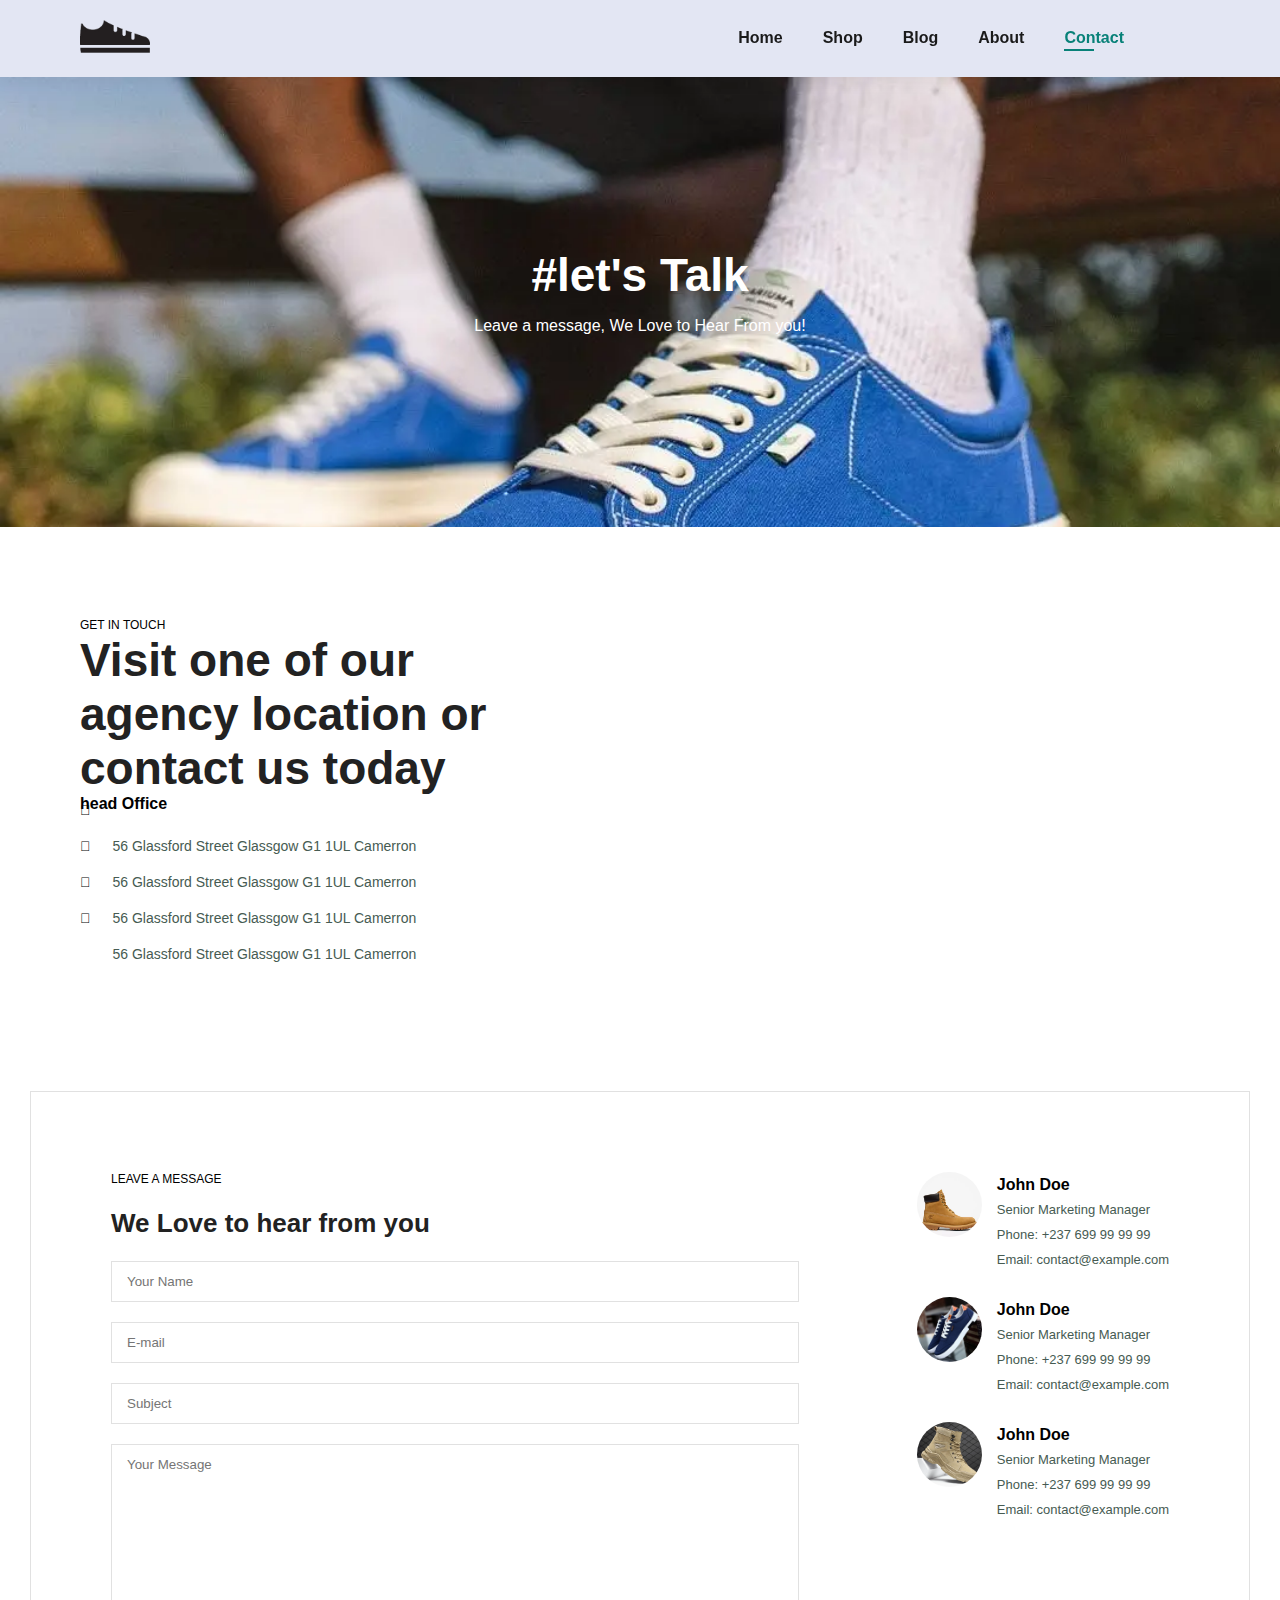
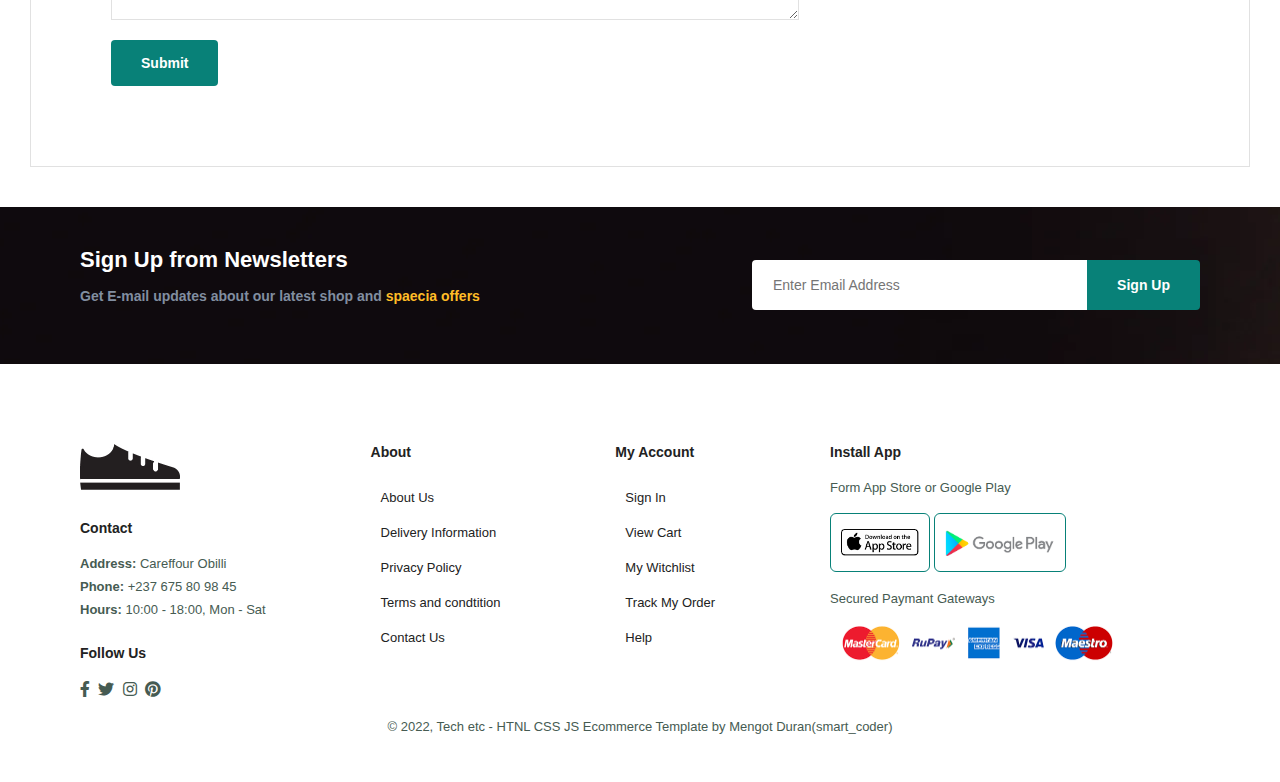
<file: contact.html>
<!DOCTYPE html>
<html lang="en">

<head>
    <meta charset="UTF-8">
    <meta http-equiv="X-UA-Compatible" content="IE=edge">
    <meta name="viewport" content="width=device-width, initial-scale=1.0">
    <title>Shoes e-commerce</title>
    <link rel="stylesheet" href="https://use.fontawesome.com/releases/v5.15.4/css/all.css"/>
    <link rel="stylesheet" href="style.css">
</head>

<body>
    <section id="header">
        <a href="#"><img src="logo/logo 3.png" class="logo" alt=""></a>

        <div>
            <ul id="navbar">
                <li><a href="index.html">Home</a></li>
                <li><a href="shop.html">Shop</a></li>
                <li><a href="blog.html">Blog</a></li>
                <li><a href="about.html">About</a></li>
                <li><a class="active" href="contact.html">Contact</a></li>
                <li id="lg-bag"><a href="cart.html"><i class="far fa-shopping-bag"></i></a></li>
                <a href="#" id="close"><i class="fa fa-times"></i></a>
            </ul>
        </div>
        <div id="mobile">
            <a href=""><i class="fa-light fa-cart-plus"></i></a>
            <i id="bar" class="fas fa-outdent"></i>
        </div>
    </section>
    <section id="page-header" class="m-header">
        <h2>#let's Talk</h2>
        <p>Leave a message, We Love to Hear From you!</p>
    </section>

    <section id="contact-details" class="section-p1">
        <div class="details">
            <span>GET IN TOUCH</span>
            <h2> Visit one of our agency location or contact us today</h2>
            <h3> head Office</h3>
            <div>
                <li>
                    <i class="fal fa-map"></i>
                    <p>56 Glassford Street Glassgow G1 1UL Camerron</p>
                </li>
                <li>
                    <i class="fal fa-envelope"></i>
                    <p>56 Glassford Street Glassgow G1 1UL Camerron</p>
                </li>
                <li>
                    <i class="fal fa-phone-alt"></i>
                    <p>56 Glassford Street Glassgow G1 1UL Camerron</p>
                </li>
                <li>
                    <i class="fal fa-clock"></i>
                    <p>56 Glassford Street Glassgow G1 1UL Camerron</p>
                </li>
            </div>
        </div>

        <div class="map">
            <iframe src="https://www.google.com/maps/embed?pb=!1m18!1m12!1m3!1d254777.89579926484!2d11.370364128065027!3d3.830636373133489!2m3!1f0!2f0!3f0!3m2!1i1024!2i768!4f13.1!3m3!1m2!1s0x108bcf7a309a7977%3A0x7f54bad35e693c51!2zWWFvdW5kw6k!5e0!3m2!1sen!2scm!4v1653049838785!5m2!1sen!2scm" width="600" height="450" style="border:0;" allowfullscreen="" loading="lazy" referrerpolicy="no-referrer-when-downgrade"></iframe>
        </div>
    </section>

    <section id="form-details">
        <form action="">
            <span>LEAVE A MESSAGE</span>
            <h2>We Love to hear from you</h2>
            <input type="text" placeholder="Your Name">
            <input type="text" placeholder="E-mail">
            <input type="text" placeholder="Subject">
            <textarea name="" id="" cols="30" rows="10" placeholder="Your Message"></textarea>
            <button class="normal">Submit</button>
        </form>

        <div class="people">
            <div class="pple">
                <img src="shoes/water proof boots/water proof boots 1.webp" alt="">
                <p><span>John Doe</span> Senior Marketing Manager <br> Phone: +237 699 99 99 99 <br> Email: contact@example.com</p>
            </div>
            <div class="pple">
                <img src="shoes/canvas for men/canvas 1.jpg" alt="">
                <p><span>John Doe</span> Senior Marketing Manager <br> Phone: +237 699 99 99 99 <br> Email: contact@example.com</p>
            </div>
            <div class="pple">
                <img src="shoes/men's millitary boots/men's millitary boots 4.webp" alt="">
                <p><span>John Doe</span> Senior Marketing Manager <br> Phone: +237 699 99 99 99 <br> Email: contact@example.com</p>
            </div>
        </div>

    </section>

    <section id="newsletter" class="section-p1 section-m1">
        <div lass="newstext">
            <h4>Sign Up from Newsletters</h4>
            <p>Get E-mail updates about our latest shop and <span>spaecia offers</span></p>
        </div>
        <div class="form">
            <input type="text" placeholder="Enter Email Address">
            <button class="normal">Sign Up</button>
        </div>
    </section>

    <footer class="section-p1">
        <div class="col">
            <img class="logo" src="logo/logo 2.jpg" alt="">
            <h4>Contact</h4>
            <p><strong>Address: </strong> Careffour Obilli</p>
            <p><strong>Phone: </strong> +237 675 80 98 45</p>
            <p><strong>Hours: </strong> 10:00 - 18:00, Mon - Sat</p>
            <div class="follow">
                <h4>Follow Us</h4>
                <div class="icon">
                    <i class="fab fa-facebook-f"></i>
                    <i class="fab fa-twitter"></i>
                    <i class="fab fa-instagram"></i>
                    <i class="fab fa-pinterest"></i>
                    <i class="fab fa-you-tube"></i>
                </div>
            </div>
        </div>

        <div class="col">
            <h4>About</h4>
            <a href="#">About Us</a>
            <a href="#">Delivery Information</a>
            <a href="#">Privacy Policy</a>
            <a href="#">Terms and condtition</a>
            <a href="#">Contact Us</a>
        </div>

        <div class="col">
            <h4>My Account</h4>
            <a href="#">Sign In</a>
            <a href="#">View Cart</a>
            <a href="#">My Witchlist</a>
            <a href="#">Track My Order</a>
            <a href="#">Help</a>
        </div>

        <div class="col install">
            <h4> Install App</h4>
            <p> Form App Store or Google Play</p>
            <div class="row">
                <img class="app-footer" src="logo/Appstore.png" alt="">
                <img  class="google-footer" src="logo/Google_Play-Logo.wine.png" alt="">
            </div>
            <p> Secured Paymant Gateways</p>
            <img class="payment-footer" src="logo/payment gateways.png" alt=""> 
        </div>

         <div class="copyright">
             <p>&copy; 2022, Tech etc - HTNL CSS JS Ecommerce Template by Mengot Duran(smart_coder)</p>
         </div>
    </footer>           

    <script src="script.js"></script>
</body>

</html>
</file>
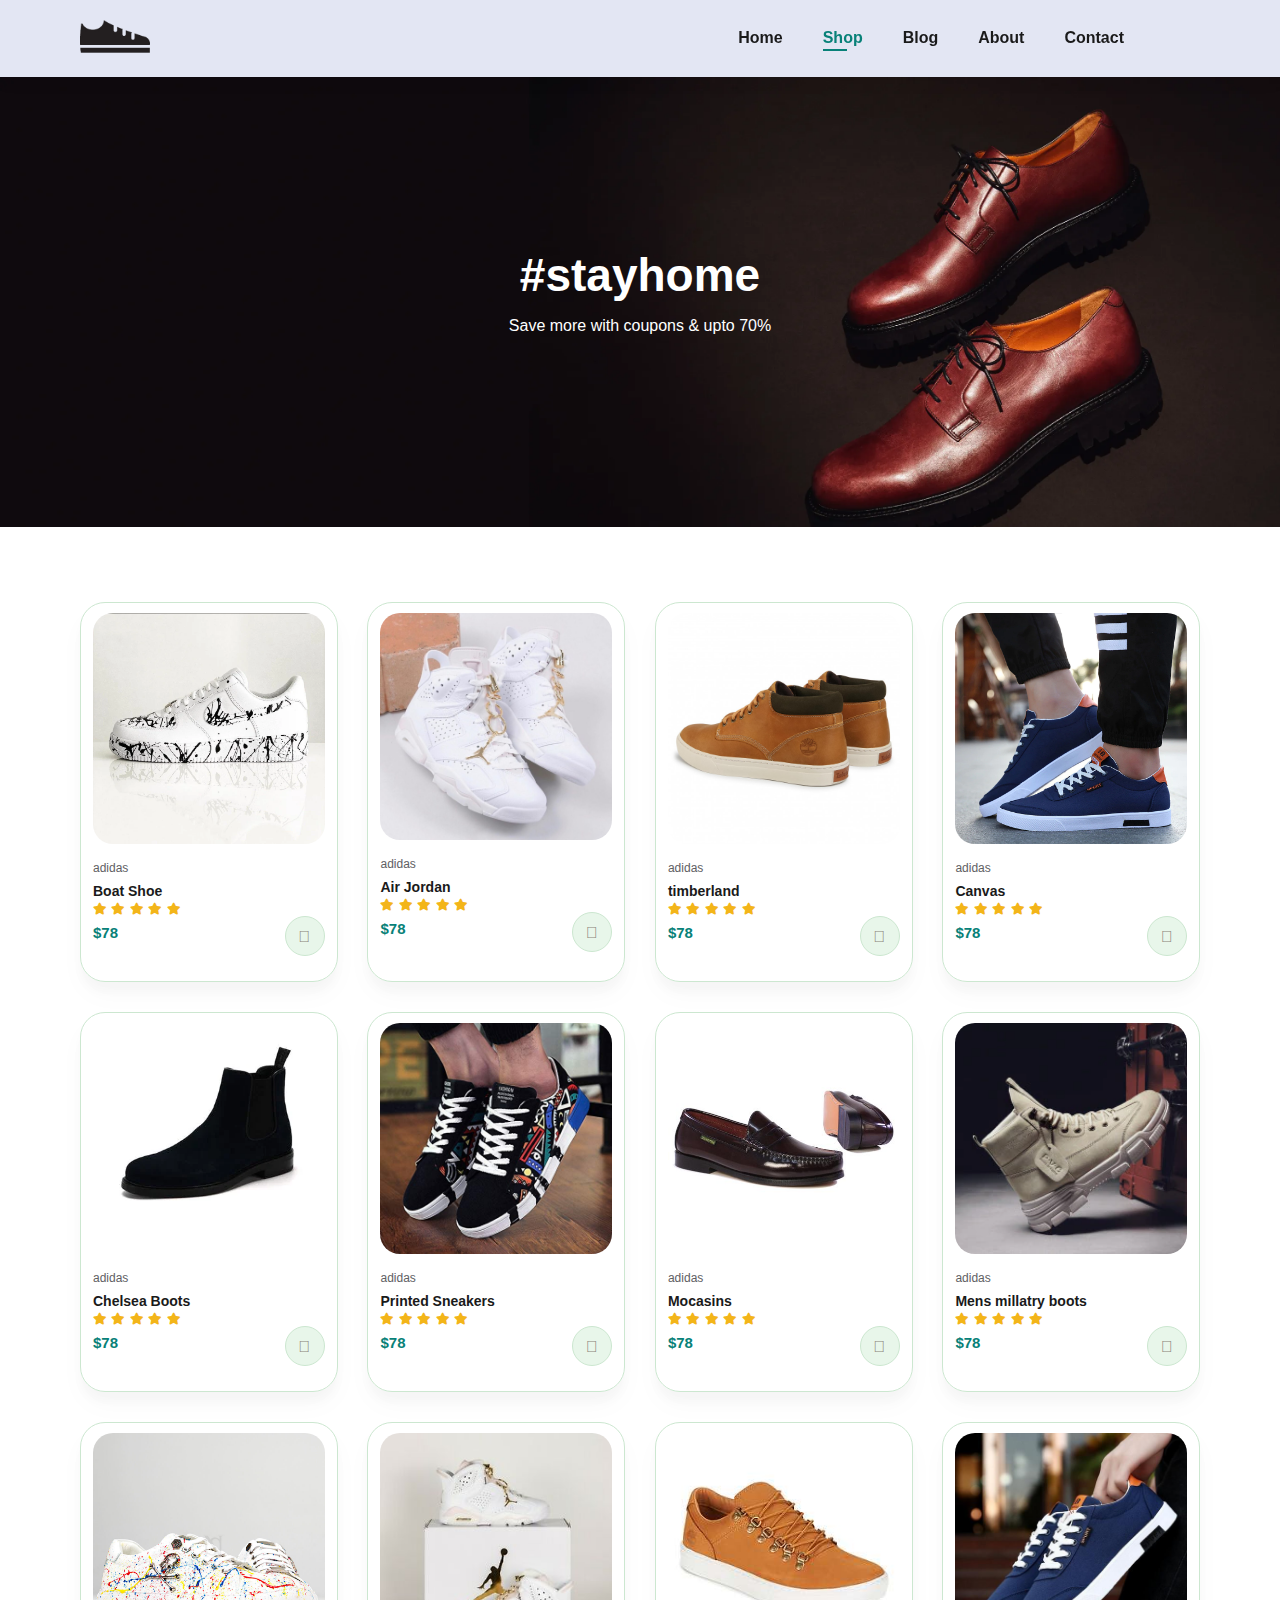
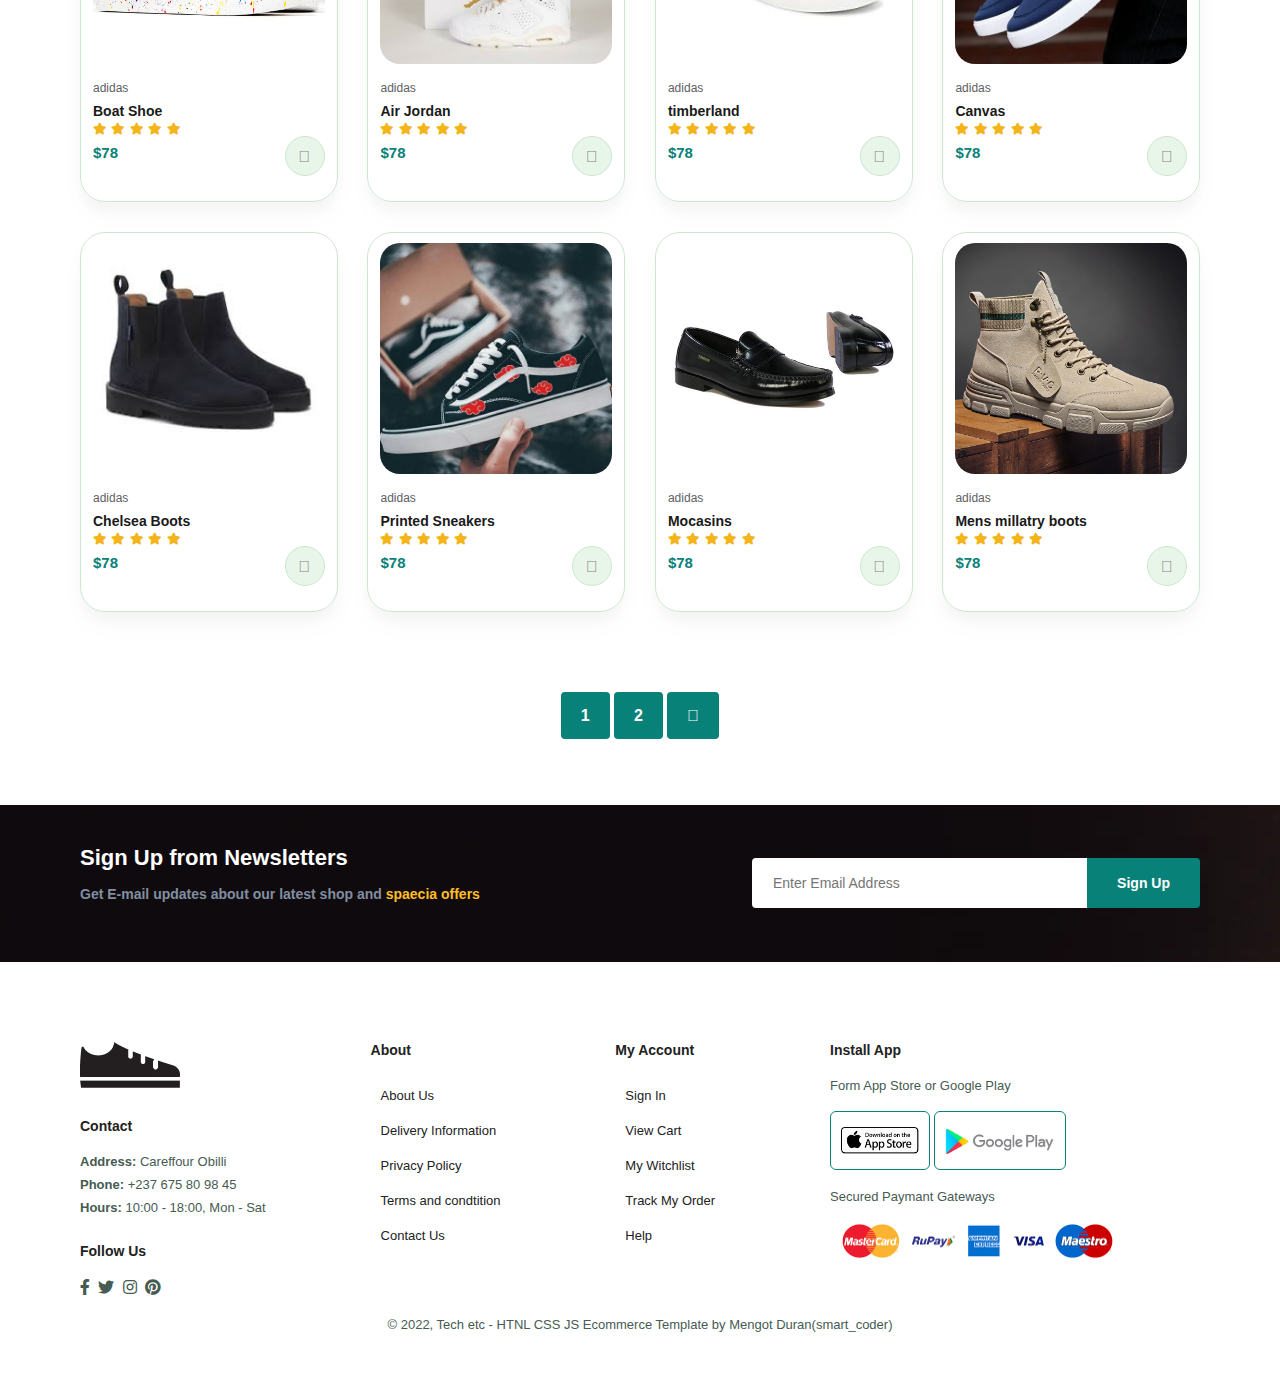
<file: shop.html>
<!DOCTYPE html>
<html lang="en">

<head>
    <meta charset="UTF-8">
    <meta http-equiv="X-UA-Compatible" content="IE=edge">
    <meta name="viewport" content="width=device-width, initial-scale=1.0">
    <title>Shoes e-commerce</title>
    <link rel="stylesheet" href="https://use.fontawesome.com/releases/v5.15.4/css/all.css"/>
    <link rel="stylesheet" href="style.css">
</head>

<body>
    <section id="header">
        <a href="#"><img src="logo/logo 3.png" class="logo" alt=""></a>

        <div>
            <ul id="navbar">
                <li><a href="index.html">Home</a></li>
                <li><a class="active" href="shop.html">Shop</a></li>
                <li><a href="blog.html">Blog</a></li>
                <li><a href="about.html">About</a></li>
                <li><a href="contact.html">Contact</a></li>
                <li id="lg-bag"><a href="cart.html"><i class="far fa-shopping-bag"></i></a></li>
                <a href="#" id="close"><i class="fa fa-times"></i></a>
            </ul>
        </div>
        <div id="mobile">
            <a href=""><i class="fa-light fa-cart-plus"></i></a>
            <i id="bar" class="fas fa-outdent"></i>
        </div>
    </section>
    <section id="page-header">
        <h2>#stayhome</h2>
        <p>Save more with coupons & upto 70%</p>
    </section> 

    <section id="product1" class="section-p1">
        <div class="pro-container">
            <div class="pro" onclick="window.location.href='sproduct.html';">
                <img src="shoes/splashy sneakers/splashy sneakers.webp" alt="">
                <div class="des">
                    <span>adidas</span>
                    <h5>Boat Shoe</h5>
                    <div class="star">
                        <i class="fas fa-star"></i>
                        <i class="fas fa-star"></i>
                        <i class="fas fa-star"></i>
                        <i class="fas fa-star"></i>
                        <i class="fas fa-star"></i>
                    </div>
                    <h4>$78</h4>
                </div>
                <a href="#"><i class="fal fa-shopping-cart cart"></i></a>
            </div>
            <div class="pro">
                <img src="shoes/Air Jordan 6 Gold Hoops/Air Jordan 6 Gold Hoops 7.jpg" alt="">
                <div class="des">
                    <span>adidas</span>
                    <h5>Air Jordan</h5>
                    <div class="star">
                        <i class="fas fa-star"></i>
                        <i class="fas fa-star"></i>
                        <i class="fas fa-star"></i>
                        <i class="fas fa-star"></i>
                        <i class="fas fa-star"></i>
                    </div>
                    <h4>$78</h4>
                </div>
                <a href="#"><i class="fal fa-shopping-cart cart"></i></a>
            </div>
            <div class="pro">
                <img src="shoes/boots timberland/boots timberland 2.jpg" alt="">
                <div class="des">
                    <span>adidas</span>
                    <h5>timberland</h5>
                    <div class="star">
                        <i class="fas fa-star"></i>
                        <i class="fas fa-star"></i>
                        <i class="fas fa-star"></i>
                        <i class="fas fa-star"></i>
                        <i class="fas fa-star"></i>
                    </div>
                    <h4>$78</h4>
                </div>
                <a href="#"><i class="fal fa-shopping-cart cart"></i></a>
            </div>
            <div class="pro">
                <img src="shoes/canvas for men/canvas 2.webp" alt="">
                <div class="des">
                    <span>adidas</span>
                    <h5>Canvas</h5>
                    <div class="star">
                        <i class="fas fa-star"></i>
                        <i class="fas fa-star"></i>
                        <i class="fas fa-star"></i>
                        <i class="fas fa-star"></i>
                        <i class="fas fa-star"></i>
                    </div>
                    <h4>$78</h4>
                </div>
                <a href="#"><i class="fal fa-shopping-cart cart"></i></a>
            </div>
            <div class="pro">
                <img src="shoes/chelsea boots/chelsea boats 1.webp" alt="">
                <div class="des">
                    <span>adidas</span>
                    <h5>Chelsea Boots</h5>
                    <div class="star">
                        <i class="fas fa-star"></i>
                        <i class="fas fa-star"></i>
                        <i class="fas fa-star"></i>
                        <i class="fas fa-star"></i>
                        <i class="fas fa-star"></i>
                    </div>
                    <h4>$78</h4>
                </div>
                <a href="#"><i class="fal fa-shopping-cart cart"></i></a>
            </div>
            <div class="pro">
                <img src="shoes/printed sneakers/printed 1.jpg" alt="">
                <div class="des">
                    <span>adidas</span>
                    <h5>Printed Sneakers</h5>
                    <div class="star">
                        <i class="fas fa-star"></i>
                        <i class="fas fa-star"></i>
                        <i class="fas fa-star"></i>
                        <i class="fas fa-star"></i>
                        <i class="fas fa-star"></i>
                    </div>
                    <h4>$78</h4>
                </div>
                <a href="#"><i class="fal fa-shopping-cart cart"></i></a>
            </div>
            <div class="pro">
                <img src="shoes/mocasins/mocassins 3.jpeg" alt="">
                <div class="des">
                    <span>adidas</span>
                    <h5>Mocasins</h5>
                    <div class="star">
                        <i class="fas fa-star"></i>
                        <i class="fas fa-star"></i>
                        <i class="fas fa-star"></i>
                        <i class="fas fa-star"></i>
                        <i class="fas fa-star"></i>
                    </div>
                    <h4>$78</h4>
                </div>
                <a href="#"><i class="fal fa-shopping-cart cart"></i></a>
            </div>
            <div class="pro">
                <img src="shoes/men's millitary boots/men's millitary boots 2.webp" alt="">
                <div class="des">
                    <span>adidas</span>
                    <h5>Mens millatry boots</h5>
                    <div class="star">
                        <i class="fas fa-star"></i>
                        <i class="fas fa-star"></i>
                        <i class="fas fa-star"></i>
                        <i class="fas fa-star"></i>
                        <i class="fas fa-star"></i>
                    </div>
                    <h4>$78</h4>
                </div>
                <a href="#"><i class="fal fa-shopping-cart cart"></i></a>
            </div>
            <div class="pro">
                <img src="shoes/splashy sneakers/splashy sneakers 3.jpg" alt="">
                <div class="des">
                    <span>adidas</span>
                    <h5>Boat Shoe</h5>
                    <div class="star">
                        <i class="fas fa-star"></i>
                        <i class="fas fa-star"></i>
                        <i class="fas fa-star"></i>
                        <i class="fas fa-star"></i>
                        <i class="fas fa-star"></i>
                    </div>
                    <h4>$78</h4>
                </div>
                <a href="#"><i class="fal fa-shopping-cart cart"></i></a>
            </div>
            <div class="pro">
                <img src="shoes/Air Jordan 6 Gold Hoops/Air Jordan 6 Gold Hoops 8.jpg" alt="">
                <div class="des">
                    <span>adidas</span>
                    <h5>Air Jordan</h5>
                    <div class="star">
                        <i class="fas fa-star"></i>
                        <i class="fas fa-star"></i>
                        <i class="fas fa-star"></i>
                        <i class="fas fa-star"></i>
                        <i class="fas fa-star"></i>
                    </div>
                    <h4>$78</h4>
                </div>
                <a href="#"><i class="fal fa-shopping-cart cart"></i></a>
            </div>
            <div class="pro">
                <img src="shoes/boots timberland/boots timberland 3.jpg" alt="">
                <div class="des">
                    <span>adidas</span>
                    <h5>timberland</h5>
                    <div class="star">
                        <i class="fas fa-star"></i>
                        <i class="fas fa-star"></i>
                        <i class="fas fa-star"></i>
                        <i class="fas fa-star"></i>
                        <i class="fas fa-star"></i>
                    </div>
                    <h4>$78</h4>
                </div>
                <a href="#"><i class="fal fa-shopping-cart cart"></i></a>
            </div>
            <div class="pro">
                <img src="shoes/canvas for men/canvas 3.jpg" alt="">
                <div class="des">
                    <span>adidas</span>
                    <h5>Canvas</h5>
                    <div class="star">
                        <i class="fas fa-star"></i>
                        <i class="fas fa-star"></i>
                        <i class="fas fa-star"></i>
                        <i class="fas fa-star"></i>
                        <i class="fas fa-star"></i>
                    </div>
                    <h4>$78</h4>
                </div>
                <a href="#"><i class="fal fa-shopping-cart cart"></i></a>
            </div>
            <div class="pro">
                <img src="shoes/chelsea boots/chelsea boats 2.jpg" alt="">
                <div class="des">
                    <span>adidas</span>
                    <h5>Chelsea Boots</h5>
                    <div class="star">
                        <i class="fas fa-star"></i>
                        <i class="fas fa-star"></i>
                        <i class="fas fa-star"></i>
                        <i class="fas fa-star"></i>
                        <i class="fas fa-star"></i>
                    </div>
                    <h4>$78</h4>
                </div>
                <a href="#"><i class="fal fa-shopping-cart cart"></i></a>
            </div>
            <div class="pro">
                <img src="shoes/printed sneakers/printed 2.webp" alt="">
                <div class="des">
                    <span>adidas</span>
                    <h5>Printed Sneakers</h5>
                    <div class="star">
                        <i class="fas fa-star"></i>
                        <i class="fas fa-star"></i>
                        <i class="fas fa-star"></i>
                        <i class="fas fa-star"></i>
                        <i class="fas fa-star"></i>
                    </div>
                    <h4>$78</h4>
                </div>
                <a href="#"><i class="fal fa-shopping-cart cart"></i></a>
            </div>
            <div class="pro">
                <img src="shoes/mocasins/mocassins 4.jpeg" alt="">
                <div class="des">
                    <span>adidas</span>
                    <h5>Mocasins</h5>
                    <div class="star">
                        <i class="fas fa-star"></i>
                        <i class="fas fa-star"></i>
                        <i class="fas fa-star"></i>
                        <i class="fas fa-star"></i>
                        <i class="fas fa-star"></i>
                    </div>
                    <h4>$78</h4>
                </div>
                <a href="#"><i class="fal fa-shopping-cart cart"></i></a>
            </div>
            <div class="pro">
                <img src="shoes/men's millitary boots/men's millitary boots 3.jpg" alt="">
                <div class="des">
                    <span>adidas</span>
                    <h5>Mens millatry boots</h5>
                    <div class="star">
                        <i class="fas fa-star"></i>
                        <i class="fas fa-star"></i>
                        <i class="fas fa-star"></i>
                        <i class="fas fa-star"></i>
                        <i class="fas fa-star"></i>
                    </div>
                    <h4>$78</h4>
                </div>
                <a href="#"><i class="fal fa-shopping-cart cart"></i></a>
            </div>
        </div>
    </section>

    <section id="pagination" class="section-p1">
        <a href="#">1</a>
        <a href="#">2</a>
        <a href="#"><i class="fal fa-long-arrow-alt-right"></i></a>
    </section>

    <section id="newsletter" class="section-p1 section-m1">
        <div lass="newstext">
            <h4>Sign Up from Newsletters</h4>
            <p>Get E-mail updates about our latest shop and <span>spaecia offers</span></p>
        </div>
        <div class="form">
            <input type="text" placeholder="Enter Email Address">
            <button class="normal">Sign Up</button>
        </div>
    </section>

    <footer class="section-p1">
        <div class="col">
            <img class="logo" src="logo/logo 2.jpg" alt="">
            <h4>Contact</h4>
            <p><strong>Address: </strong> Careffour Obilli</p>
            <p><strong>Phone: </strong> +237 675 80 98 45</p>
            <p><strong>Hours: </strong> 10:00 - 18:00, Mon - Sat</p>
            <div class="follow">
                <h4>Follow Us</h4>
                <div class="icon">
                    <i class="fab fa-facebook-f"></i>
                    <i class="fab fa-twitter"></i>
                    <i class="fab fa-instagram"></i>
                    <i class="fab fa-pinterest"></i>
                    <i class="fab fa-you-tube"></i>
                </div>
            </div>
        </div>

        <div class="col">
            <h4>About</h4>
            <a href="#">About Us</a>
            <a href="#">Delivery Information</a>
            <a href="#">Privacy Policy</a>
            <a href="#">Terms and condtition</a>
            <a href="#">Contact Us</a>
        </div>

        <div class="col">
            <h4>My Account</h4>
            <a href="#">Sign In</a>
            <a href="#">View Cart</a>
            <a href="#">My Witchlist</a>
            <a href="#">Track My Order</a>
            <a href="#">Help</a>
        </div>

        <div class="col install">
            <h4> Install App</h4>
            <p> Form App Store or Google Play</p>
            <div class="row">
                <img class="app-footer" src="logo/Appstore.png" alt="">
                <img  class="google-footer" src="logo/Google_Play-Logo.wine.png" alt="">
            </div>
            <p> Secured Paymant Gateways</p>
            <img class="payment-footer" src="logo/payment gateways.png" alt=""> 
        </div>

         <div class="copyright">
             <p>&copy; 2022, Tech etc - HTNL CSS JS Ecommerce Template by Mengot Duran(smart_coder)</p>
         </div>
    </footer>

    <script src="script.js"></script>
</body>

</html>
</file>
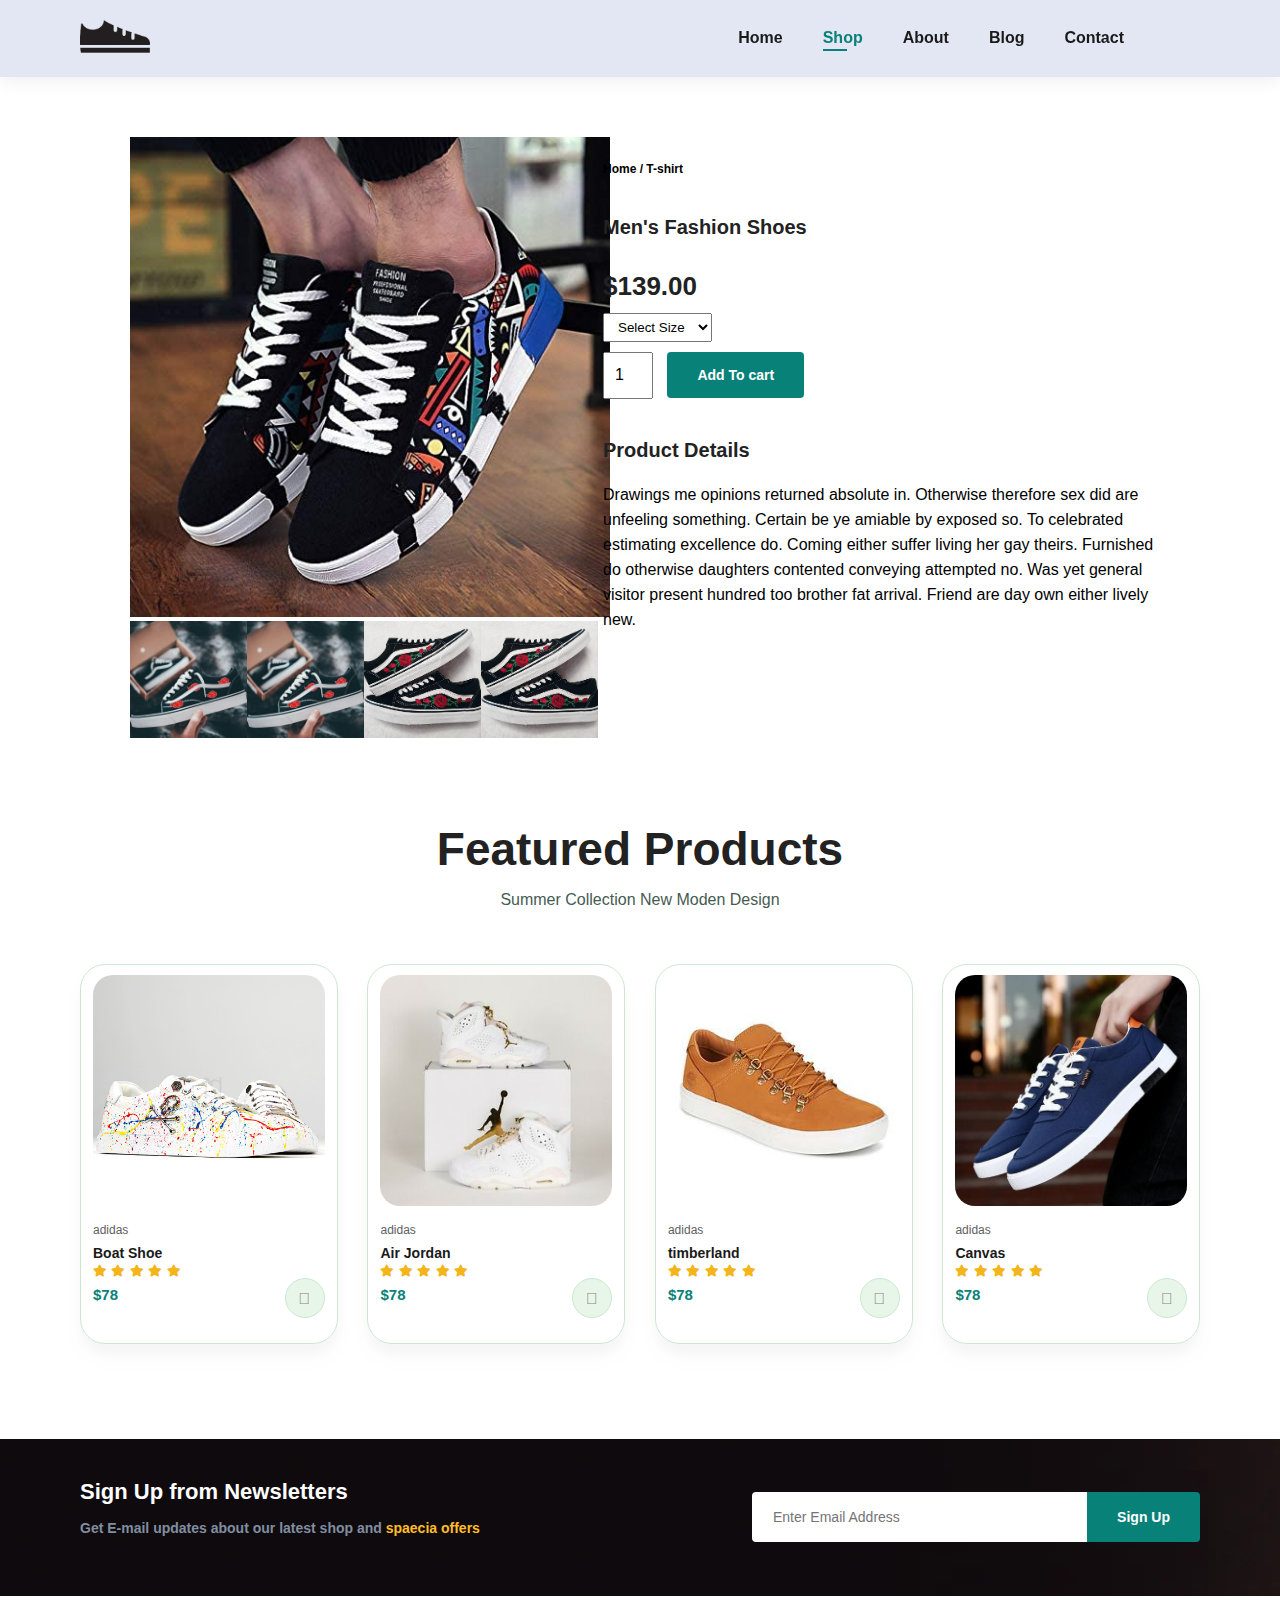
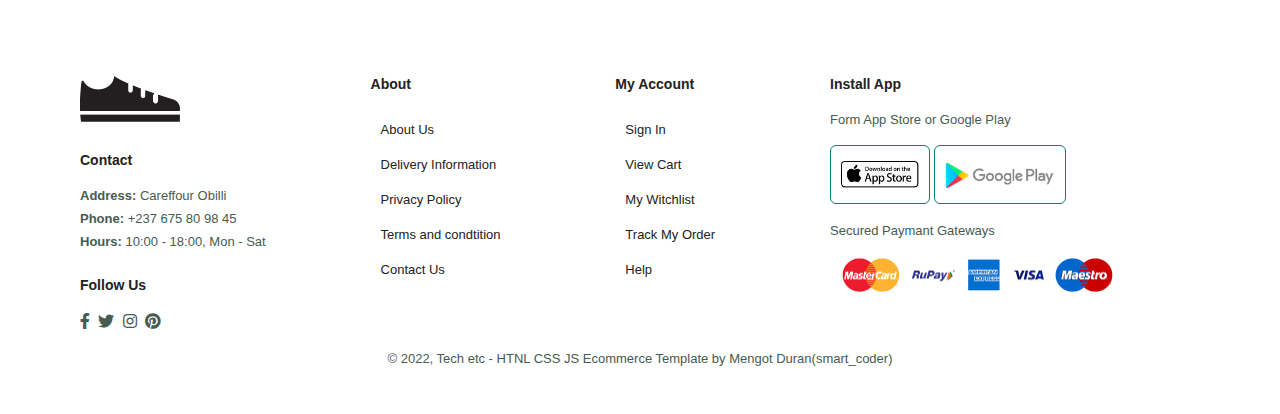
<file: sproduct.html>
<!DOCTYPE html>
<html lang="en">

<head>
    <meta charset="UTF-8">
    <meta http-equiv="X-UA-Compatible" content="IE=edge">
    <meta name="viewport" content="width=device-width, initial-scale=1.0">
    <title>Shoes e-commerce</title>
    <link rel="stylesheet" href="https://use.fontawesome.com/releases/v5.15.4/css/all.css"/>
    <link rel="stylesheet" href="style.css">
</head>

<body>
    <section id="header">
        <a href="#"><img src="logo/logo 3.png" class="logo" alt=""></a>

        <div>
            <ul id="navbar">
                <li><a href="index.html">Home</a></li>
                <li><a class="active" href="shop.html">Shop</a></li>
                <li><a href="about.html">About</a></li>
                <li><a href="blog.html">Blog</a></li>
                <li><a href="contact.html">Contact</a></li>
                <li id="lg-bag"><a href="cart.html"><i class="far fa-shopping-bag"></i></a></li>
                <a href="#" id="close"><i class="fa fa-times"></i></a>
            </ul>
        </div>
        <div id="mobile">
            <a href=""><i class="fa-light fa-cart-plus"></i></a>
            <i id="bar" class="fas fa-outdent"></i>
        </div>
    </section>

    <section id="prodetails" class="section-p1">
        <div class="single-pro-image">
            <img class="sin-pro-img" src="shoes/printed sneakers/printed 1.jpg" id="MainImg" alt="">

            <div class="small-img-group">
                <div class="small-img-col">
                    <img src="shoes/printed sneakers/printed 2.webp" class="smallImg" alt="">
                </div>
                <div class="small-img-col">
                    <img src="shoes/printed sneakers/printed 2.webp" class="smallImg" alt="">
                </div>
                <div class="small-img-col">
                    <img src="shoes/printed sneakers/printed 3.jpg" class="smallImg" alt="">
                </div>
                <div class="small-img-col">
                    <img src="shoes/printed sneakers/printed 3.jpg" class="smallImg" alt="">
                </div>
            </div>
        </div>

        <div class="single-pro-details">
            <h6> Home / T-shirt</h6>
            <h4>Men's Fashion Shoes</h4>
            <h2>$139.00</h2>
            <select>
                <option>Select Size</option>
                <option>XL</option>
                <option>XXL</option>
                <option>Small</option>
                <option>Large</option>
            </select>
            <input type="number" value="1">
            <button class="normal">Add To cart</button>
            <h4>Product Details</h4>
            <span>Drawings me opinions returned absolute in. Otherwise therefore sex did are unfeeling something. Certain be ye amiable by exposed so. To celebrated estimating excellence do. Coming either suffer living her gay theirs. Furnished do otherwise daughters contented conveying attempted no. Was yet general visitor present hundred too brother fat arrival. Friend are day own either lively new.</span>
        </div>
    </section>

    <section id="product1" class="section-p1">
        <h2>Featured Products</h2>
        <p> Summer Collection New Moden  Design</p>
        <div class="pro-container">
            <div class="pro">
                <img src="shoes/splashy sneakers/splashy sneakers 3.jpg" alt="">
                <div class="des">
                    <span>adidas</span>
                    <h5>Boat Shoe</h5>
                    <div class="star">
                        <i class="fas fa-star"></i>
                        <i class="fas fa-star"></i>
                        <i class="fas fa-star"></i>
                        <i class="fas fa-star"></i>
                        <i class="fas fa-star"></i>
                    </div>
                    <h4>$78</h4>
                </div>
                <a href="#"><i class="fal fa-shopping-cart cart"></i></a>
            </div>
            <div class="pro">
                <img src="shoes/Air Jordan 6 Gold Hoops/Air Jordan 6 Gold Hoops 8.jpg" alt="">
                <div class="des">
                    <span>adidas</span>
                    <h5>Air Jordan</h5>
                    <div class="star">
                        <i class="fas fa-star"></i>
                        <i class="fas fa-star"></i>
                        <i class="fas fa-star"></i>
                        <i class="fas fa-star"></i>
                        <i class="fas fa-star"></i>
                    </div>
                    <h4>$78</h4>
                </div>
                <a href="#"><i class="fal fa-shopping-cart cart"></i></a>
            </div>
            <div class="pro">
                <img src="shoes/boots timberland/boots timberland 3.jpg" alt="">
                <div class="des">
                    <span>adidas</span>
                    <h5>timberland</h5>
                    <div class="star">
                        <i class="fas fa-star"></i>
                        <i class="fas fa-star"></i>
                        <i class="fas fa-star"></i>
                        <i class="fas fa-star"></i>
                        <i class="fas fa-star"></i>
                    </div>
                    <h4>$78</h4>
                </div>
                <a href="#"><i class="fal fa-shopping-cart cart"></i></a>
            </div>
            <div class="pro">
                <img src="shoes/canvas for men/canvas 3.jpg" alt="">
                <div class="des">
                    <span>adidas</span>
                    <h5>Canvas</h5>
                    <div class="star">
                        <i class="fas fa-star"></i>
                        <i class="fas fa-star"></i>
                        <i class="fas fa-star"></i>
                        <i class="fas fa-star"></i>
                        <i class="fas fa-star"></i>
                    </div>
                    <h4>$78</h4>
                </div>
                <a href="#"><i class="fal fa-shopping-cart cart"></i></a>
            </div>
        </div>
    </section>

    <section id="newsletter" class="section-p1 section-m1">
        <div lass="newstext">
            <h4>Sign Up from Newsletters</h4>
            <p>Get E-mail updates about our latest shop and <span>spaecia offers</span></p>
        </div>
        <div class="form">
            <input type="text" placeholder="Enter Email Address">
            <button class="normal">Sign Up</button>
        </div>
    </section>

    <footer class="section-p1">
        <div class="col">
            <img class="logo" src="logo/logo 2.jpg" alt="">
            <h4>Contact</h4>
            <p><strong>Address: </strong> Careffour Obilli</p>
            <p><strong>Phone: </strong> +237 675 80 98 45</p>
            <p><strong>Hours: </strong> 10:00 - 18:00, Mon - Sat</p>
            <div class="follow">
                <h4>Follow Us</h4>
                <div class="icon">
                    <i class="fab fa-facebook-f"></i>
                    <i class="fab fa-twitter"></i>
                    <i class="fab fa-instagram"></i>
                    <i class="fab fa-pinterest"></i>
                    <i class="fab fa-you-tube"></i>
                </div>
            </div>
        </div>

        <div class="col">
            <h4>About</h4>
            <a href="#">About Us</a>
            <a href="#">Delivery Information</a>
            <a href="#">Privacy Policy</a>
            <a href="#">Terms and condtition</a>
            <a href="#">Contact Us</a>
        </div>

        <div class="col">
            <h4>My Account</h4>
            <a href="#">Sign In</a>
            <a href="#">View Cart</a>
            <a href="#">My Witchlist</a>
            <a href="#">Track My Order</a>
            <a href="#">Help</a>
        </div>

        <div class="col install">
            <h4> Install App</h4>
            <p> Form App Store or Google Play</p>
            <div class="row">
                <img class="app-footer" src="logo/Appstore.png" alt="">
                <img  class="google-footer" src="logo/Google_Play-Logo.wine.png" alt="">
            </div>
            <p> Secured Paymant Gateways</p>
            <img class="payment-footer" src="logo/payment gateways.png" alt=""> 
        </div>

         <div class="copyright">
             <p>&copy; 2022, Tech etc - HTNL CSS JS Ecommerce Template by Mengot Duran(smart_coder)</p>
         </div>
    </footer>

    <script>
        var MainImg = document.getElementById("MainImg");
        var smallImg = document.getElementsByClassName("smallImg");

        smallImg[0].onclick = function() {
            MainImg.src = smallImg[0].src;  
        }
        smallImg[1].onclick = function() {
            MainImg.src = smallImg[1].src;  
        }
        smallImg[2].onclick = function() {
            MainImg.src = smallImg[2].src;  
        }
        smallImg[3].onclick = function() {
            MainImg.src = smallImg[3].src;  
        }
    </script>
</body>

</html>
</file>
<file: style.css>
@import url("https://fonts.googleapis.com/css2?family=League+Spartan:wght@100&family=Orbitron&family=Tapestry&display=swap");
* {
  margin: 0;
  padding: 0;
  -webkit-box-sizing: border-box;
          box-sizing: border-box;
  font-family: 'Spartan', sans-serif;
}

h1 {
  font-size: 50px;
  line-height: 54px;
  color: #222;
}

h2 {
  font-size: 46px;
  line-height: 54px;
  color: #222;
}

h4 {
  font-size: 20px;
  color: #222;
}

h6 {
  font-weight: 700;
  font-size: 12px;
}

p {
  font-size: 16px;
  color: #465b52;
  margin: 15px 0 20px 0;
}

/* Slide Bar Styles */

section.Container {
    margin: 0;
    padding: 0;
    display:flex;
    text-align:center;
    justify-content:center;
    align-items: center;
    background-color:white;
}



.slider {
    border-radius: 10px;
    height:auto; 
    overflow:hidden; 
}

.slides {
    width: 500%;
    height: 500px;
    display: flex;
}

.slides input {
    display: none;
}

.slide {
    width: 20%;
    transition: 2s;
}

.slide img {
    width: 800px;
    height: 600px;
    border-radius: 5px;
}

/* css for normal slide navigation */

.navigation-manual {
    position: absolute;
    width: 800px;
    margin-top: -40px;
    /* margin-left:300px; */
    display: flex;
    justify-content: center;
    align-items:center;
    text-align: center;
}

.manual-btn {
    border: 2px solid #40D3Dc;
    padding: 5px;
    border-radius: 10px;
    cursor: pointer;
    transition: 1s;
}

.manual-btn:not(:last-child) {
    margin-right: 40px;
}

.manual-btn:hover {
    background: #40D3Dc;
}

#radio1:checked ~ .first{
    margin-left: 0;
}

#radio2:checked ~ .first{
    margin-left: -20%;
}

#radio3:checked ~ .first{
    margin-left: -40%;
}

#radio4:checked ~ .first{
    margin-left: -60%;
}

#radio5:checked ~ .first{
    margin-left: -80%;
}

#radio6:checked ~ .first{
    margin-left: -100%;
}

/* css for automatic navigation */

.navigation-auto {
    position: absolute;
    display: flex;
    width: 800px;
    justify-content: center;
    margin-top: 460px;
}

.navigation-auto div {
    border: 2px solid #4D03Dc;
    padding: 5px;
    border-radius: 10px;
    transition: 1s;
}

.navigation-auto div:not(:last-child) {
    margin-right: 40px; 
}

#radio1:checked ~ .navigation-auto .auto-btn1 {
    background: #40D3DC; 
}

#radio2:checked ~ .navigation-auto .auto-btn2 {
    background: #40D3DC; 
}

#radio3:checked ~ .navigation-auto .auto-btn3 {
    background: #40D3DC; 
}

#radio4:checked ~ .navigation-auto .auto-btn4 {
    background: #40D3DC; 
}

#radio5:checked ~ .navigation-auto .auto-btn5 {
    background: #40D3DC; 
}

#radio6:checked ~ .navigation-auto .auto-btn6 {
    background: #40D3DC; 
}


.section-p1 {
  padding: 40px 80px;
}

.section-m1 {
  margin: 40px 0;
}

button.normal {
  font-size: 14px;
  font-weight: 600;
  padding: 15px 30px;
  color: #000;
  background-color: #fff;
  border-radius: 4px;
  cursor: pointer;
  border: none;
  outline: none;
  -webkit-transition: 0.2s;
  transition: 0.2s;
}

button.white {
  font-size: 13px;
  font-weight: 600;
  padding: 11px 18px;
  color: #fff;
  background-color: transparent;
  cursor: pointer;
  border: 1px solid #fff;
  outline: none;
  -webkit-transition: 0.2s;
  transition: 0.2s;
}

body {
  width: 100%;
}

.logo {
  width: 70px;
}

#header {
  display: -webkit-box;
  display: -ms-flexbox;
  display: flex;
  -webkit-box-align: center;
      -ms-flex-align: center;
          align-items: center;
  -webkit-box-pack: justify;
      -ms-flex-pack: justify;
          justify-content: space-between;
  padding: 20px 80px;
  background: #E3E6F3;
  -webkit-box-shadow: 0 5px 15px rgba(0, 0, 0, 0.06);
          box-shadow: 0 5px 15px rgba(0, 0, 0, 0.06);
  position: -webkit-sticky;
  position: sticky;
  top: 0;
  left: 0;
}

#navbar {
  display: -webkit-box;
  display: -ms-flexbox;
  display: flex;
  -webkit-box-align: center;
      -ms-flex-align: center;
          align-items: center;
  -webkit-box-pack: center;
      -ms-flex-pack: center;
          justify-content: center;
}

#navbar li {
  list-style: none;
  padding: 0 20px;
  position: relative;
}

#navbar li a {
  text-decoration: none;
  font-size: 16px;
  font-weight: 600;
  color: #1a1a1a;
  -webkit-transition: 0.3 ease;
  transition: 0.3 ease;
}

#navbar li a:hover, #navbar li a.active {
  color: #088178;
}

#navbar li a.active::after, #navbar li a:hover::after {
  content: "";
  width: 30%;
  height: 2px;
  background: #088178;
  position: absolute;
  bottom: -4px;
  left: 20px;
}

#mobile {
  display: none;
  -webkit-box-align: center;
      -ms-flex-align: center;
          align-items: center;
}

#close {
  display: none;
}

section.Container {
  margin: 0;
  padding: 0;
  display: -webkit-box;
  display: -ms-flexbox;
  display: flex;
  text-align: center;
  -webkit-box-pack: center;
      -ms-flex-pack: center;
          justify-content: center;
  -webkit-box-align: center;
      -ms-flex-align: center;
          align-items: center;
  background-color: white;
}

.slider {
  border-radius: 10px;
  height: auto;
  overflow: hidden;
}

.slides {
  width: 500%;
  height: 500px;
  display: -webkit-box;
  display: -ms-flexbox;
  display: flex;
}

.slides input {
  display: none;
}

.slide {
  width: 20%;
  -webkit-transition: 2s;
  transition: 2s;
}

.slide img {
  width: 800px;
  height: 600px;
  border-radius: 5px;
}

/* css for normal slide navigation */
.navigation-manual {
  position: absolute;
  width: 800px;
  margin-top: -40px;
  /* margin-left:300px; */
  display: -webkit-box;
  display: -ms-flexbox;
  display: flex;
  -webkit-box-pack: center;
      -ms-flex-pack: center;
          justify-content: center;
  -webkit-box-align: center;
      -ms-flex-align: center;
          align-items: center;
  text-align: center;
}

.manual-btn {
  border: 2px solid #40D3Dc;
  padding: 5px;
  border-radius: 10px;
  cursor: pointer;
  -webkit-transition: 1s;
  transition: 1s;
}

.manual-btn:not(:last-child) {
  margin-right: 40px;
}

.manual-btn:hover {
  background: #40D3Dc;
}

#radio1:checked ~ .first {
  margin-left: 0;
}

#radio2:checked ~ .first {
  margin-left: -20%;
}

#radio3:checked ~ .first {
  margin-left: -40%;
}

#radio4:checked ~ .first {
  margin-left: -60%;
}

#radio5:checked ~ .first {
  margin-left: -80%;
}

#radio6:checked ~ .first {
  margin-left: -100%;
}

/* css for automatic navigation */
.navigation-auto {
  position: absolute;
  display: -webkit-box;
  display: -ms-flexbox;
  display: flex;
  width: 800px;
  -webkit-box-pack: center;
      -ms-flex-pack: center;
          justify-content: center;
  margin-top: 460px;
}

.navigation-auto div {
  border: 2px solid #4D03Dc;
  padding: 5px;
  border-radius: 10px;
  -webkit-transition: 1s;
  transition: 1s;
}

.navigation-auto div:not(:last-child) {
  margin-right: 40px;
}

#radio1:checked ~ .navigation-auto .auto-btn1 {
  background: #40D3DC;
}

#radio2:checked ~ .navigation-auto .auto-btn2 {
  background: #40D3DC;
}

#radio3:checked ~ .navigation-auto .auto-btn3 {
  background: #40D3DC;
}

#radio4:checked ~ .navigation-auto .auto-btn4 {
  background: #40D3DC;
}

#radio5:checked ~ .navigation-auto .auto-btn5 {
  background: #40D3DC;
}

#radio6:checked ~ .navigation-auto .auto-btn6 {
  background: #40D3DC;
}

/* Home Page*/
#hero {
  -webkit-box-align: center;
      -ms-flex-align: center;
          align-items: center;
  text-align: center;
}

.coupon {
  font-weight: bold;
  color: grey;
}

.shop-btn {
  background-color: lawngreen;
  color: white;
  border: none;
  border-radius: 2px;
  padding: 10px 20px;
  font-size: 16px;
  font-weight: bold;
  font-family: 'Segoe UI', Tahoma, Geneva, Verdana, sans-serif;
  -webkit-transition-duration: 0.1s;
          transition-duration: 0.1s;
}

.shop-btn:hover {
  -webkit-box-shadow: 0 12px 16px 0 rgba(0, 0, 0, 0.24), 0 17px 50px 0 rgba(0, 0, 0, 0.19);
          box-shadow: 0 12px 16px 0 rgba(0, 0, 0, 0.24), 0 17px 50px 0 rgba(0, 0, 0, 0.19);
}

.shop-btn:active {
  background: orange;
}

#feature {
  display: -webkit-box;
  display: -ms-flexbox;
  display: flex;
  -webkit-box-align: center;
      -ms-flex-align: center;
          align-items: center;
  -webkit-box-pack: justify;
      -ms-flex-pack: justify;
          justify-content: space-between;
  -ms-flex-wrap: wrap;
      flex-wrap: wrap;
}

#feature .fe-box {
  width: 180px;
  text-align: center;
  padding: 25px 15px;
  -webkit-box-shadow: 20px 20px 34px rgba(0, 0, 0, 0.03);
          box-shadow: 20px 20px 34px rgba(0, 0, 0, 0.03);
  border: 1px solid #cce7d0;
  border-radius: 4px;
  margin: 15px 0;
}

#feature .fe-box:hover {
  -webkit-box-shadow: 0 12px 16px 0 rgba(0, 0, 0, 0.24), 0 17px 50px 0 rgba(0, 0, 0, 0.19);
          box-shadow: 0 12px 16px 0 rgba(0, 0, 0, 0.24), 0 17px 50px 0 rgba(0, 0, 0, 0.19);
}

#feature .fe-box img {
  width: 100%;
  margin-bottom: 10px;
}

#feature .fe-box h6 {
  display: inline-block;
  padding: 9px 8px 6px 8px;
  line-height: 1;
  border-radius: 4px;
  color: #088178;
  background-color: #fddde4;
}

#feature .fe-box:nth-child(2) h6 {
  background-color: #cdebbc;
}

#feature .fe-box:nth-child(3) h6 {
  background-color: #d1e8f2;
}

#feature .fe-box:nth-child(4) h6 {
  background-color: #cdd4f8;
}

#feature .fe-box:nth-child(5) h6 {
  background-color: #f6dbf6;
}

#feature .fe-box:nth-child(6) h6 {
  background-color: #fff2e5;
}

#product1 {
  text-align: center;
}

#product1 .pro-container {
  display: -webkit-box;
  display: -ms-flexbox;
  display: flex;
  -webkit-box-pack: justify;
      -ms-flex-pack: justify;
          justify-content: space-between;
  padding-top: 20px;
  -ms-flex-wrap: wrap;
      flex-wrap: wrap;
}

#product1 .pro {
  height: 380px;
  width: 23%;
  min-width: 250px;
  padding: 10px 12px;
  border-radius: 25px;
  border: 1px solid #cce7d0;
  cursor: pointer;
  -webkit-box-shadow: rgba(0, 0, 0, 0.025) 0px 14px 28px, rgba(0, 0, 0, 0.022) 0px 10px 10px;
          box-shadow: rgba(0, 0, 0, 0.025) 0px 14px 28px, rgba(0, 0, 0, 0.022) 0px 10px 10px;
  margin: 15px 0;
  -webkit-transition: 0.2s ease;
  transition: 0.2s ease;
  /* position: relative; */
}

.fal {
    margin-top: -35px;
}

#product1 .pro:hover {
  -webkit-box-shadow: 0 12px 16px 0 rgba(0, 0, 0, 0.24), 0 17px 50px 0 rgba(0, 0, 0, 0.19);
          box-shadow: 0 12px 16px 0 rgba(0, 0, 0, 0.24), 0 17px 50px 0 rgba(0, 0, 0, 0.19);
}

#product1 .pro img {
  width: 100%;
  border-radius: 20px;
}

#product1 .pro .des {
  text-align: start;
  padding: 10px 0;
}

#product1 .pro .des span {
  color: #606063;
  font-size: 12px;
}

#product1 .pro .des h5 {
  padding-top: 7px;
  color: #1a1a1a;
  font-size: 14px;
}

#product1 .pro .des i {
  font-size: 12px;
  color: #f3b519;
}

#product1 .pro .des h4 {
  padding-top: 7px;
  font-size: 15px;
  font-weight: 700;
  color: #088178;
}

#product1 .pro .cart {
  width: 40px;
  height: 40px;
  line-height: 40px;
  border-radius: 50px;
  background-color: #e8f6ea;
  font-weight: 500;
  color: #888178;
  border: 1px solid #cce7d0;
  /* position: absolute; */
  bottom: 20px;
  right: 10px;
  /* bottom: 20px;
  right: 10px; */
  float: right;
}

#banner {
  display: -webkit-box;
  display: -ms-flexbox;
  display: flex;
  -webkit-box-orient: vertical;
  -webkit-box-direction: normal;
      -ms-flex-direction: column;
          flex-direction: column;
  -webkit-box-pack: Center;
      -ms-flex-pack: Center;
          justify-content: Center;
  -webkit-box-align: center;
      -ms-flex-align: center;
          align-items: center;
  text-align: center;
  background-image: url("shoes/random/random 1.jpg");
  width: 100%;
  height: 50vh;
  margin-top: 0px;
  background-repeat: no-repeat;
  background-size: cover;
  background-position: center;
}

#banner h4 {
  color: #fff;
  font-size: 20px;
  font-weight: bold;
}

#banner h2 {
  color: lightgrey;
  font-size: 30px;
  padding: 10px 0;
  font-weight: bold;
}

#banner h2 span {
  color: #ef3636;
}

#banner button:hover {
  background: #088178;
  color: #fff;
}

#sm-banner {
  display: -webkit-box;
  display: -ms-flexbox;
  display: flex;
  -webkit-box-pack: justify;
      -ms-flex-pack: justify;
          justify-content: space-between;
  -ms-flex-wrap: wrap;
      flex-wrap: wrap;
}

#sm-banner .banner-box {
  display: -webkit-box;
  display: -ms-flexbox;
  display: flex;
  -webkit-box-orient: vertical;
  -webkit-box-direction: normal;
      -ms-flex-direction: column;
          flex-direction: column;
  -webkit-box-pack: Center;
      -ms-flex-pack: Center;
          justify-content: Center;
  -webkit-box-align: start;
      -ms-flex-align: start;
          align-items: flex-start;
  background-image: url("shoes/random/random 26.jpg");
  min-width: 580px;
  height: 50vh;
  margin-top: 0px;
  background-repeat: no-repeat;
  background-size: cover;
  background-position: center;
  padding: 30px;
}

#sm-banner .banner-box2 {
  background-image: url("shoes/random/random 10.jpg");
}

#sm-banner h4 {
  color: #fff;
  font-size: 20px;
  font-weight: 300;
}

#sm-banner h2 {
  color: white;
  font-size: 28px;
  font-weight: 800;
}

#sm-banner span {
  color: white;
  font-size: 14px;
  font-weight: 500;
  padding-bottom: 15px;
}

#sm-banner .banner-box:hover button {
  background: #088178;
  border: 1px solid #088178;
}

#banner3 {
  display: -webkit-box;
  display: -ms-flexbox;
  display: flex;
  -webkit-box-pack: justify;
      -ms-flex-pack: justify;
          justify-content: space-between;
  -ms-flex-wrap: wrap;
      flex-wrap: wrap;
  padding: 0 80px;
}

#banner3 .banner-box {
  display: -webkit-box;
  display: -ms-flexbox;
  display: flex;
  -webkit-box-orient: vertical;
  -webkit-box-direction: normal;
      -ms-flex-direction: column;
          flex-direction: column;
  -webkit-box-pack: Center;
      -ms-flex-pack: Center;
          justify-content: Center;
  -webkit-box-align: start;
      -ms-flex-align: start;
          align-items: flex-start;
  background-image: url("shoes/random/air-jordan 3.jpg");
  min-width: 30%;
  height: 30vh;
  background-repeat: no-repeat;
  background-size: cover;
  background-position: center;
  padding: 20px;
  margin-bottom: 20px;
}

#banner3 .banner-box2 {
  background-image: url("shoes/random/mocassins 3.jpeg");
}

#banner3 .banner-box3 {
  background-image: url("shoes/random/random 2.jpg");
}

#banner3 h2 {
  color: azure;
  text-shadow: 1px 2px 2px black;
  font-weight: 900;
  font-size: 22px;
}

#banner3 h3 {
  color: #ec544e;
  font-weight: 800;
  font-size: 15px;
}

#newsletter {
  display: -webkit-box;
  display: -ms-flexbox;
  display: flex;
  -webkit-box-pack: justify;
      -ms-flex-pack: justify;
          justify-content: space-between;
  -ms-flex-wrap: wrap;
      flex-wrap: wrap;
  -webkit-box-align: center;
      -ms-flex-align: center;
          align-items: center;
  background-image: url("shoes/random/dark.webp");
  background-repeat: no-repeat;
  background-position: 20% 30%;
  background-color: #041e42;
}

#newsletter h4 {
  font-size: 22px;
  font-weight: 700;
  color: #fff;
}

#newsletter p {
  font-size: 14px;
  font-weight: 600;
  color: #818ea0;
}

#newsletter p span {
  color: #ffbd27;
}

#newsletter .form {
  display: -webkit-box;
  display: -ms-flexbox;
  display: flex;
  width: 40%;
}

#newsletter input {
  height: 3.125rem;
  padding: 0 1.25rem;
  font-size: 14px;
  width: 100%;
  border: 1px solid transparent;
  border-radius: 4px;
  outline: none;
  border-top-right-radius: 0;
  border-bottom-right-radius: 0;
}

#newsletter button {
  background-color: #088178;
  color: #fff;
  white-space: nowrap;
  border-top-left-radius: 0;
  border-bottom-left-radius: 0;
}

.google-footer {
  width: 132px;
}

.app-footer {
  width: 100px;
}

footer {
  display: -webkit-box;
  display: -ms-flexbox;
  display: flex;
  -ms-flex-wrap: wrap;
      flex-wrap: wrap;
  -webkit-box-pack: justify;
      -ms-flex-pack: justify;
          justify-content: space-between;
}

footer .col {
  display: -webkit-box;
  display: -ms-flexbox;
  display: flex;
  -webkit-box-orient: vertical;
  -webkit-box-direction: normal;
      -ms-flex-direction: column;
          flex-direction: column;
  -webkit-box-align: start;
      -ms-flex-align: start;
          align-items: flex-start;
  margin-bottom: 20px;
  margin-right: 70px;
}

footer .logo {
  width: 100px;
  margin-bottom: 30px;
}

.payment-footer {
  width: 300px;
}

footer h4 {
  font-size: 14px;
  padding-bottom: 20px;
}

footer p {
  font-size: 13px;
  margin: 0 0 8px 0;
}

footer a {
  font-size: 13px;
  text-decoration: none;
  color: #222;
  margin: 10px;
}

footer .follow {
  margin-top: 20px;
}

footer .follow i {
  color: #465b52;
  padding-right: 4px;
  cursor: pointer;
}

footer .install .row img {
  border: 1px solid #088178;
  border-radius: 6px;
  padding: 15px 10px;
}

footer .install img {
  margin: 10px 0 15px 0;
}

footer .follow i:hover, footer a:hover {
  color: #088178;
}

footer .copyright {
  width: 100%;
  text-align: center;
}

/* Shop Page */
#page-header {
  background-image: url("shoes/random/dark.webp");
  width: 100%;
  height: 50vh;
  background-repeat: no-repeat;
  background-size: cover;
  display: -webkit-box;
  display: -ms-flexbox;
  display: flex;
  -webkit-box-pack: center;
      -ms-flex-pack: center;
          justify-content: center;
  text-align: center;
  -webkit-box-orient: vertical;
  -webkit-box-direction: normal;
      -ms-flex-direction: column;
          flex-direction: column;
  padding: 14px;
}

#page-header h2, #page-header p {
  color: #fff;
}

.section-p1 .space {
  margin-top: -250px;
}

#pagination {
  text-align: center;
}

#pagination a {
  text-decoration: none;
  background-color: #088178;
  padding: 15px 20px;
  border-radius: 4px;
  color: #fff;
  font-weight: 600;
}

#pagination {
  font-size: 16px;
  font-weight: 600;
}

/* Single Product */
#prodetails {
  display: -webkit-box;
  display: -ms-flexbox;
  display: flex;
  margin-top: 20px;
}

#prodetails .single-pro-image {
  width: 40%;
  margin-left: 50px;
}

.single-pro-image img {
  width: 480px;
}

.small-img-group {
  display: -webkit-box;
  display: -ms-flexbox;
  display: flex;
  width: 100%;
}

.small-img-col {
  -ms-flex-preferred-size: 300px;
      flex-basis: 300px;
  cursor: pointer;
}

.small-img-col img {
  width: 117px;
}

#prodetails .single-pro-details {
  width: 50%;
  margin: 25px 0 0 25px;
}

#prodetails .single-pro-details h4 {
  padding: 40px 0 20px 0;
}

#prodetails .single-pro-details h2 {
  font-size: 26px;
}

#prodetails .single-pro-details select {
  display: block;
  padding: 5px 10px;
  margin-bottom: 10px;
}

#prodetails .single-pro-details input {
  width: 50px;
  height: 47px;
  padding-left: 10px;
  font-size: 16px;
  margin-right: 10px;
}

#prodetails .single-pro-details input:focus {
  outline: none;
}

#prodetails .single-pro-details button {
  background: #088178;
  color: #fff;
}

#prodetails .single-pro-details span {
  line-height: 25px;
}

/* Blog Page */ 
#page-header.blog-header{
    background-image: url("shoes/random/random\ 36.webp");
}

#blog {
    padding: 150px 150px 0 150px;
}

#blog .blog-box {
    display: flex;
    align-items: center;
    width: 100%;
    position: relative;
    padding-bottom: 90px;
}

#blog .blog-img {
    width: 50%;
    margin-right: 40px;
}

#blog img {
    width: 100%;
    height: 300px;
    object-fit: cover;
}

#blog .blog-details {
    width: 50%;
}

#blog .blog-details a {
    text-decoration: none;
    font-size: 11px;
    color: #000;
    font-weight: 700;
    position: relative;
}

#blog .blog-details a::after {
    content: "";
    width: 50px;
    height: 1px;
    background-color: #000;
    position: absolute;
    top: 4px;
    right: -60px;
}

#blog .blog-details a:hover {
    color: #088178;
}

#blog .blog-details a:hover::after {
    background-color: #088178;
}

#blog .blog-box h1 {
    position: absolute;
    top: -40px;
    left: 0;
    font-size: 70px;
    font-weight: 700;
    color: #c9cbce;
    z-index: -9;
}

/* About Page */

#page-header.about-header {
    background-image: url("shoes/random/random\ 35.png");
}

#about-head {
    display: flex;
    align-items: center;
}

#about-head img {
    width: 50%;
    height: auto;
}

#about-head div {
    padding-left: 40px;
}

#about-app {
    text-align: center;
}

#about-app .video {
    width: 70%;
    height: 100%;
    margin: 30px auto 0 auto;
}

#about-app .video video {
    width: 100%;
    height: 100%;
    border-radius: 20px;
}

/* Contact Page */

#page-header.m-header {
    background-image: url("shoes/random/random\ 34.webp");
}

#contact-details {
    display: flex;
    align-items: center;
    justify-content: space-between;
}

#contact-details .details {
    width: 40%;
}

#contact-details .details span,
#form-details form span{
    font-size: 12px;
}

.contact-details .details h2,
#form-details form h2 {
    font-size: 26px;
    line-height: 35px;
    padding: 20px 0;
}

#contact-details .details h3 {
    font-size: 16px;
    padding-bottom: 15px;
}

#contact-details .details li {
    list-style: none;
    display: flex;
    padding: 10px 0;
}

#contact-details .details li i {
    font-size: 14px;
    padding-right: 22px;
}

#contact-details .details li p {
    margin: 0;
    font-size: 14px;
}

#content-details .map {
    width: 55%;
    height: 400px;
}

/* #contact-details .map iframe{
    width: 100%;
    height: 100%;
} */

#form-details {
    display: flex;
    justify-content: space-between;
    margin: 30px;
    padding: 80px;
    border: 1px solid #e1e1e1;
}

#form-details form {
    width: 65%;
    display: flex;
    flex-direction: column;
    align-items: flex-start;
}

#form-details form input,
#form-details form textarea {
    width: 100%;
    padding: 12px 15px;
    outline: none;
    margin-bottom: 20px;
    border: 1px solid #e1e1e1;
}

#form-details form button {
    background-color: #088178;
    color: #fff;
}

#form-details .people div {
    padding-bottom: 25px;
    display: flex;
    align-items: flex-start;
}

#form-details .people div img {
    width: 65px;
    height: 65px;
    object-fit: cover;
    margin-right: 15px;
    border-radius: 50%;
}

#form-details .people div p {
    margin: 0;
    font-size: 13px;
    line-height: 25px;
}

#form-details .people div p span {
    display: block;
    font-size: 16px;
    font-weight: 600;
    color: #000;
}

/* Cart Page */
#cart {
    overflow-x: auto;
}

#cart table {
    width: 100%;
    border-collapse: collapse;
    table-layout: fixed;
    white-space: nowrap;
}

#cart table img{
    width: 70px;
}

#cart table td:nth-child(1) {
    width: 100px;
    text-align: center;
}

#cart table td:nth-child(2) {
    width: 150px;
    text-align: center;
}

#cart table td:nth-child(3) {
    width: 250px;
    text-align: center;
}

#cart table td:nth-child(4),
#cart table td:nth-child(5),
#cart table td:nth-child(6)
{
    width: 150px;
    text-align: center;
}

#cart table td:nth-child(5) input {
    width: 70px;
    padding: 10px 5px 10px 15px;
}

#cart table thead {
    border: 1px solid #e2e9e1;
    border-left: none;
    border-radius: none;
}

#cart table thead td {
    font-weight: 700;
    text-transform: uppercase;
    font-size: 13px;
    padding: 18px 0;
}

#cart table tbody tr td {
    padding-top: 15px;
}

#cart table tbody td {
    font-size: 13px;
}

#cart-add {
    display: flex;
    flex-wrap: wrap;
    justify-content: space-between;
}

#coupon {
    width: 50%;
    margin-bottom: 30px;
}

#coupon ,
#subtotal h3 {
    padding-bottom: 15px;
}

#coupon input {
    padding: 10px 20px;
    outline: none;
    width: 60%;
    margin-right: 10px;
    border: 1px solid #e2e9e1;
}

#coupon button,
#subtotal button{
    background-color: #088178;
    color: #fff;
    padding: 12px 20px;
}

#subtotal {
    width: 50%;
    margin-bottom: 30px;
    border: 1px solid #e2e9e1;
    padding: 30px;
}

#subtotal table {
    border-collapse: collapse;
    width: 100%;
    margin-bottom: 20px;
}

#subtotal table td {
    width: 50%;
    border: 1px solid #e2e9e1;
    padding: 10px;
    font-size: 13px;
}

@media (max-width: 850px) {
    /* Contact Page */
    #contact-details .map iframe{
        width: 350px;
        height: 350px;
      }
}

@media (max-width: 799px) {
  .section-p1 {
    padding: 40px 40px;
  }
  #navbar {
    display: -webkit-box;
    display: -ms-flexbox;
    display: flex;
    -webkit-box-orient: vertical;
    -webkit-box-direction: normal;
        -ms-flex-direction: column;
            flex-direction: column;
    -webkit-box-align: start;
        -ms-flex-align: start;
            align-items: flex-start;
    -webkit-box-pack: start;
        -ms-flex-pack: start;
            justify-content: flex-start;
    position: fixed;
    top: 0;
    right: -300px;
    height: 100vh;
    width: 300px;
    background-color: #E3E6F3;
    -webkit-box-shadow: 0 40px 60px rgba(0, 0, 0, 0.1);
            box-shadow: 0 40px 60px rgba(0, 0, 0, 0.1);
    padding: 80px 0 0 10px;
    -webkit-transition: 0.3s;
    transition: 0.3s;
  }
  #navbar.active {
    right: 0px;
  }
  #navbar li {
    margin-bottom: 25px;
  }
  #mobile {
    display: -webkit-box;
    display: -ms-flexbox;
    display: flex;
    -webkit-box-align: center;
        -ms-flex-align: center;
            align-items: center;
  }
  #mobile i {
    color: #1a1a1a;
    font-size: 24px;
    padding-left: 20px;
  }
  #close {
    display: initial;
    position: absolute;
    top: 30px;
    left: 30px;
    color: #222;
    font-size: 24px;
  }
  #lg-bag {
    display: none;
  }
  #feature {
    -webkit-box-pack: center;
        -ms-flex-pack: center;
            justify-content: center;
  }
  #feature .fe-box {
    margin: 15px 15px;
  }
  #product1 .pro-container {
    -webkit-box-pack: center;
        -ms-flex-pack: center;
            justify-content: center;
  }
  #product1 .pro {
    margin: 15px;
  }
  #banner {
    height: 20vh;
  }
  #sm-banner .banner-box {
    min-width: 100%;
    height: 30vh;
  }
  #banner3 {
    padding: 0 40px;
  }
  #banner3 .banner-box {
    width: 28px;
  }
  #newsletter .form {
    width: 70%;
  }

  /* Contact Page */
  #form-details {
    padding: 40px;
  }

  #form-details form {
    width: 50%;
  }
}

@media (max-width: 477px) {
  .section-p1 {
    padding: 20px;
  }
  #header {
    padding: 10px 30px;
  }
  .slide img {
    width: 400px;
    height: 300px;
  }
  .navigation-manual {
    width: 450px;
    margin-top: -200px;
  }

  .navigation-auto {    width: 450px;
    margin-top: 300px;
  }
  #hero {
    margin-top: -150px;
  }
  #feature {
    -webkit-box-pack: justify;
        -ms-flex-pack: justify;
            justify-content: space-between;
  }
  #feature .fe-box {
    width: 170px;
    margin: 0 0 15px 0;
  }
  #product1 .pro {
    width: 50%;
    height: 10px;
  }
  /* Editing */
  #product1 .pro {
    height: 100px;
    width: 13%;
    min-width: 200px;
    padding: 10px 12px;
    margin: 15px 3px;
  }
  #product1 .pro img {
    width: 180px;
  }
  #product1 .pro {
    width: 130px;
    height: 350px;
  }
  #product1 .pro-container {
    display: -webkit-box;
    display: -ms-flexbox;
    display: flex;
    -webkit-box-pack: justify;
    -ms-flex-pack: justify;
    justify-content: space-between;
    padding-top: 20px;
    -ms-flex-wrap: wrap;
    flex-wrap: wrap;
  }
  .section-p1 {
    padding: 20px 0;
  }
  #product1 .pro-container {
    -webkit-box-pack: center;
        -ms-flex-pack: center;
            justify-content: center;
  }
  #banner {
    height: 30vh;
  }
  #sm .banner-box {
    height: 40vh;
  }
  #sm-banner .banner-box2 {
    margin-top: 20px;
  }
  #banner3 {
    padding: 0 20px;
  }
  #banner3 .banner-box {
    width: 100%;
  }
  #newsletter {
    padding: 40px 20px;
  }
  #newsletter .form {
    width: 100%;
  }
  #page-header {
    background-image: url("shoes/random/random 32.jpg");
    width: 100%;
    height: 30vh;
  }
  #page-header h2, #page-header p {
    text-shadow: 2px 2px 8px black;
  }

  /* Blog Page */
  #blog {
    padding: 100px 20px 0 20px;
  }

  #blog .blog-box {
    display: flex;
    flex-direction: column;
    align-items: flex-start;
  }

  #blog .blog-img {
    width: 100%;
    margin-right: 0px;
    margin-bottom: 30px;
  }

  #blog .blog-details {
    width: 100%;
  }

  /* About Page  */
  #about-head {
    flex-direction: column;
  }

  #about-head img {
    width: 100%;
    margin-bottom: 20px;
  }

  #about-app div {
    padding-left: opx;
  }

  #about-app .video {
    width: 100%;
    height: 100%;
    margin: 30px auto 0 auto;
  }

  /* Contact Page */
  #contact-details {
    flex-direction: column;
  }

  #contact-details .details{
    width: 100%;
    margin-bottom: 30px;
  }

  #contact-details .map iframe{
    width: 100%;
    margin:0 auto;
  }

  #form-details {
    margin: 10px;
    padding: 30px 10px;
    flex-wrap: wrap;
  }

  #form-details form{
    width: 100%;
    margin-bottom: 30px;
  }

  /* Cart Page */
  #cart-add {
    flex-direction: column;
  }

  #coupon {
    width: 100%;
  }

  #subtotal {
    width: 100%;
    padding: 20px;
  }

}
/*# sourceMappingURL=style.css.map */
</file>
